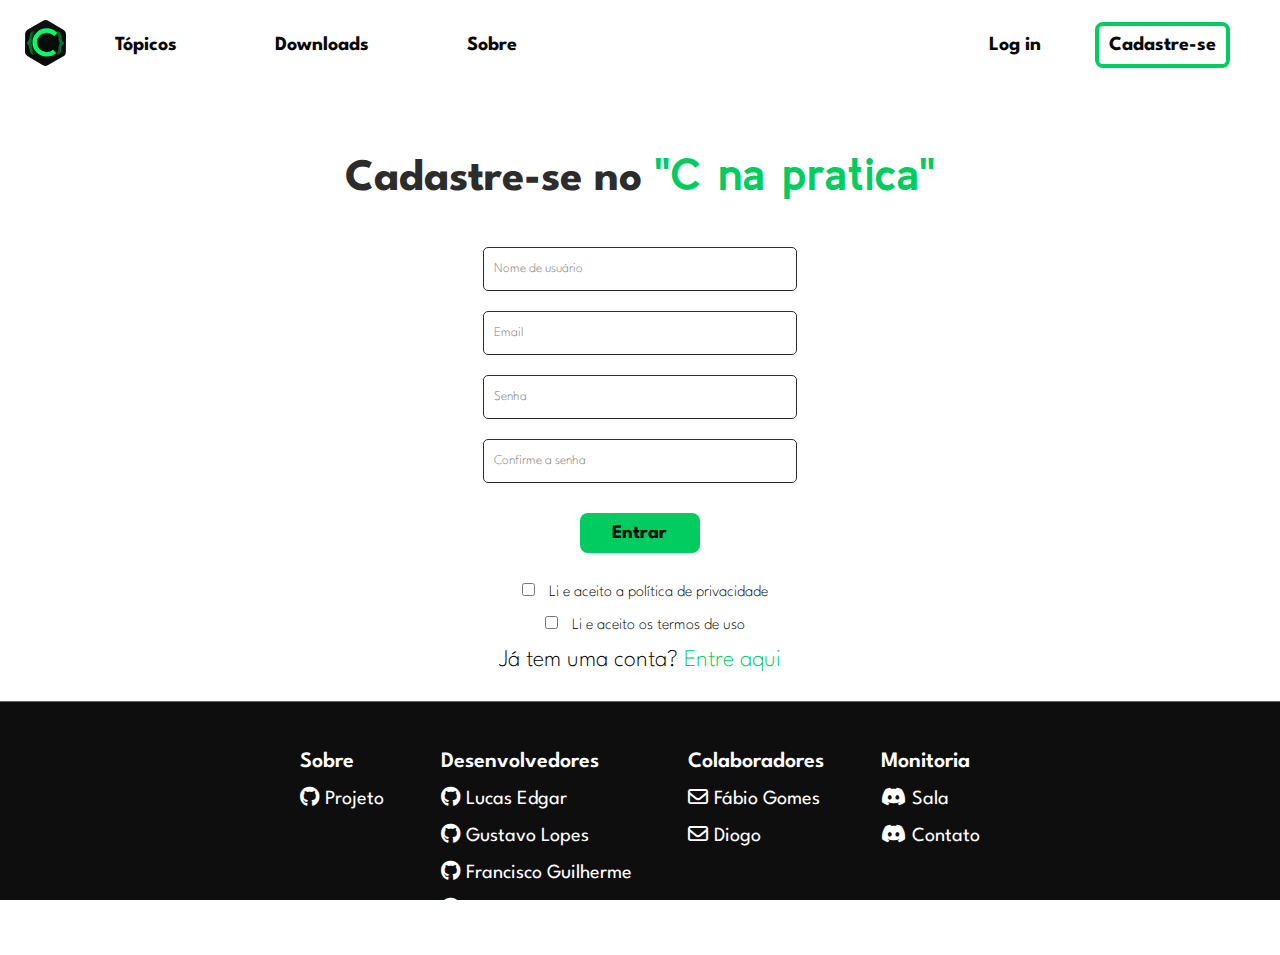
<file: cadastrar.html>
<!DOCTYPE html>
<html lang="pt-br">
<head>
    <meta charset="UTF-8">
    <meta name="viewport" content="width=device-width, initial-scale=1.0">
    <link rel="stylesheet" href="css/style.css">
    <link rel="stylesheet" href="css/login.css">
    <link rel="shortcut icon" href="./imagens/favicon.ico" type="image/x-icon">
    <link rel="stylesheet" href="https://cdnjs.cloudflare.com/ajax/libs/font-awesome/6.7.2/css/all.min.css"
        integrity="sha512-Evv84Mr4kqVGRNSgIGL/F/aIDqQb7xQ2vcrdIwxfjThSH8CSR7PBEakCr51Ck+w+/U6swU2Im1vVX0SVk9ABhg=="
        crossorigin="anonymous" referrerpolicy="no-referrer" />
    <title>C na pratica</title>
</head>
<body>

    <header>
     <nav class="pages">
            <a class="link" id="home" href="./index.html"><img class="smalllogo" src="./img/logo c.svg" alt="foto_c_na_pratica"></a>
            
            <a href="tutoriais.html">Tópicos</a>
            <a href="./downloads.html">Downloads</a>
            <a href="#">Sobre</a>
        </nav>
        <nav id="nav_login">
            <a href="login.html">Log in</a>
            <a href="cadastrar.html" id="login">Cadastre-se</a>
        </nav>
    </header>

    <main>
        <form id="formCadastro" method="post">
            <h2>Cadastre-se no <strong>"C na pratica"</strong></h2>
    
            <input class="text" type="text" id="nome_login" placeholder="Nome de usuário" required>
            <input class="text" type="email" id="email_login" placeholder="Email" required>
            <input class="text" type="password" id="senha_login" placeholder="Senha" required>
            <input class="text" type="password" id="senha_login2" placeholder="Confirme a senha" required>
            <button id="Entra" type="button">Entrar</button>
            <div>
                <input type="checkbox" name="polic_priv" id="polic_priv" required>
                <label for="polic_priv">Li e aceito a política de privacidade</label>
            </div>
            <div>
                <input type="checkbox" name="term_condition" id="term_condition" required>
                <label for="term_condition">Li e aceito os termos de uso</label>
            </div>
            <p>Já tem uma conta? <a href="login.html">Entre aqui</a></p>
        </form>
    </main>

    <div class="rodape">
        <div class="sobre">
            <h3>Sobre</h3>
            <ul>
                <li>
                    <a href="https://github.com/lopesgsl/C-na-pratica" target="_blank">
                        <i class="fab fa-github"></i>
                        <span> Projeto</span>
                    </a>
                </li>
            </ul>
        </div>
        <div class="devs">
            <h3>Desenvolvedores</h3>
            <ul>
                <li>
                    <a href="https://github.com/lukkjkin" target="_blank">
                        <i class="fab fa-github"></i>
                        <span> Lucas Edgar</span>
                    </a>
                </li>
                <li>
                    <a href="https://github.com/lopesgsl" target="_blank">
                        <i class="fab fa-github"></i>
                        <span> Gustavo Lopes</span>
                    </a>
                </li>
                <li>
                    <a href="https://github.com/GuiFG09" target="_blank">
                        <i class="fab fa-github"></i>
                        <span> Francisco Guilherme </span>
                    </a>
                </li>
                <li>
                    <a href="https://github.com/Soares771" target="_blank">
                        <i class="fab fa-github"></i>
                        <span> Gledson Soares</span>
                    </a>
                </li>
            </ul>
        </div>
        <div class="colab">
            <h3>Colaboradores</h3>
            <ul>
                <li>
                    <a href="http://lattes.cnpq.br/5180935741320141" target="_blank">
                        <i class="far fa-envelope"></i>
                        <span> Fábio Gomes</span>
                    </a>
                </li>
                <li>
                    <a href="http://lattes.cnpq.br/2745996619940977" target="_blank">
                        <i class="far fa-envelope"></i>
                        <span> Diogo</span>
                    </a>
                </li>
            </ul>
        </div>
        <div class="monitoria">
            <h3>Monitoria</h3>
            <ul>
                <li>
                    <a href="https://discord.gg/RR6NBqr5UU" target="_blank">
                        <i class="fab fa-discord"></i>
                        <span> Sala</span>
                    </a>
                </li>
                <li>
                    <a href="#">
                        <i class="fab fa-discord"></i>
                        <span> Contato</span>
                    </a>
                </li>
            </ul>
        </div>
</div>
<script src="script/cadastro.js"></script>
</body>
</html>
</file>
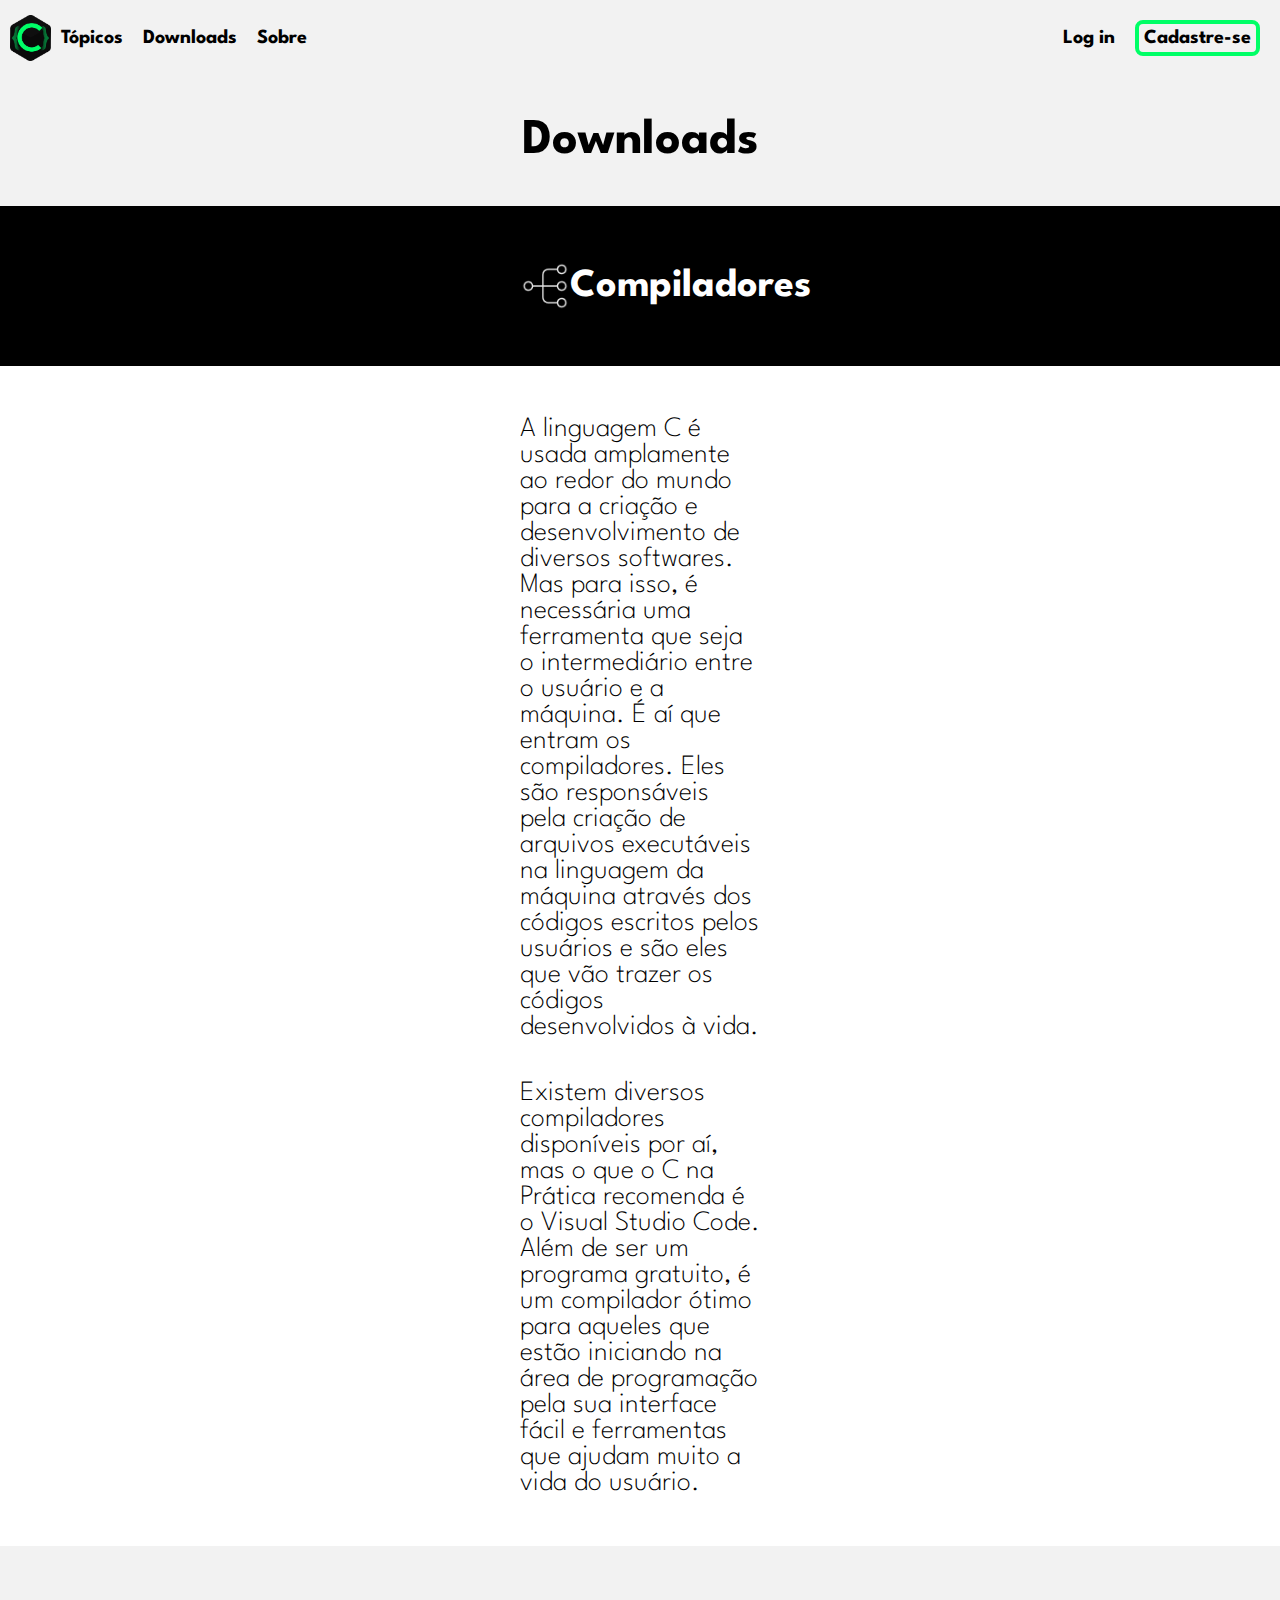
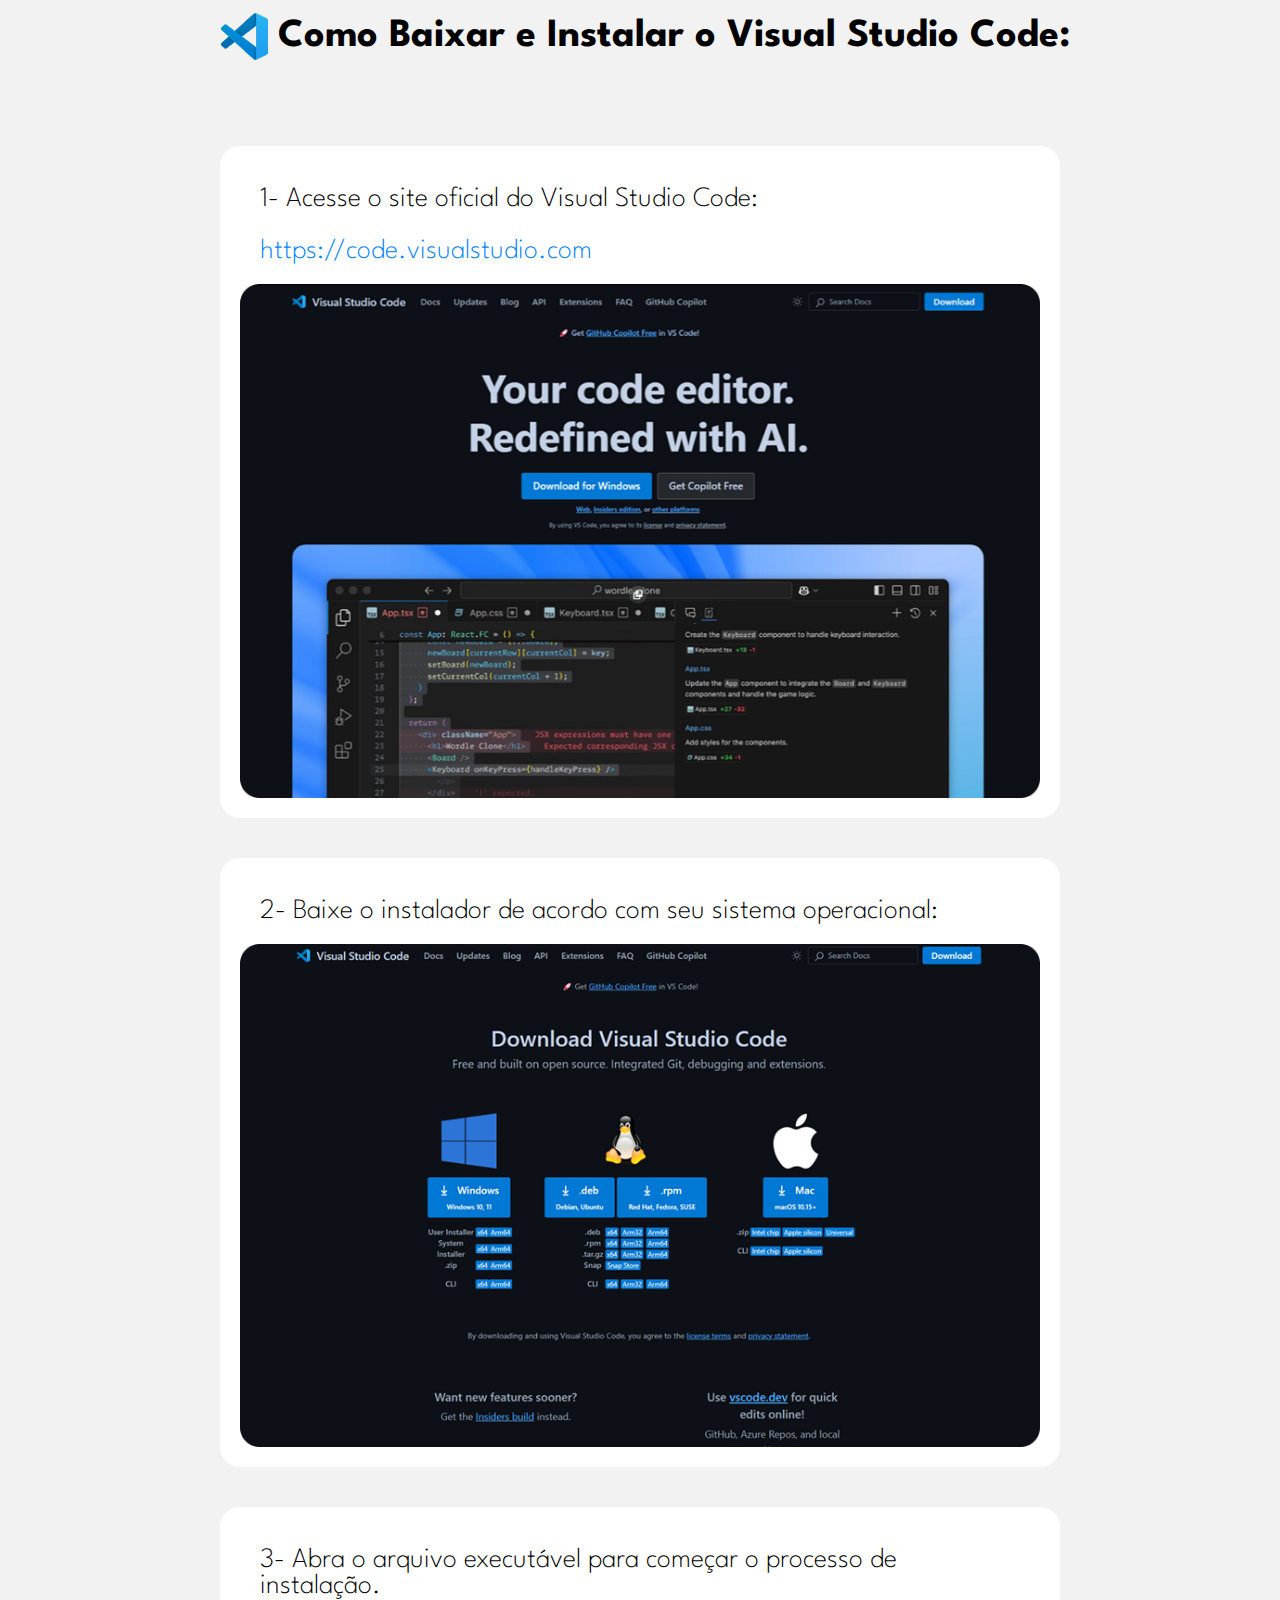
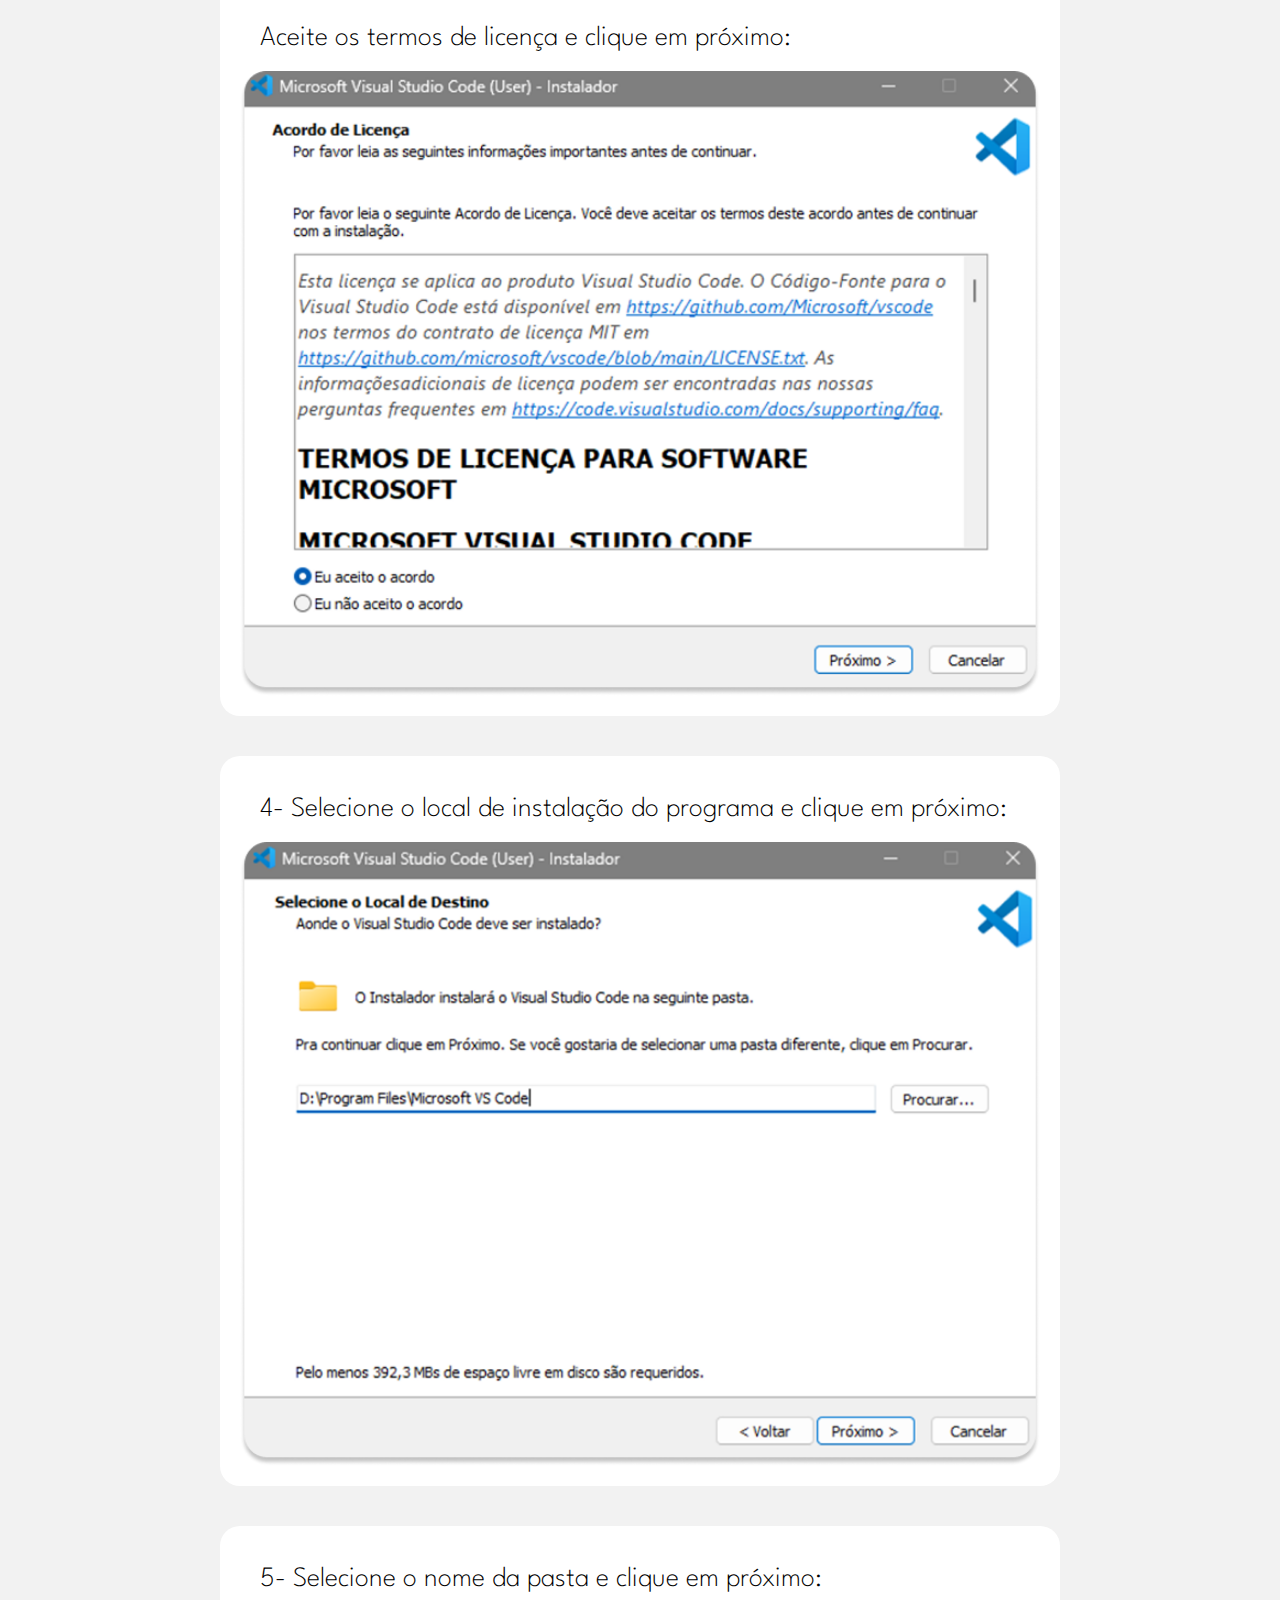
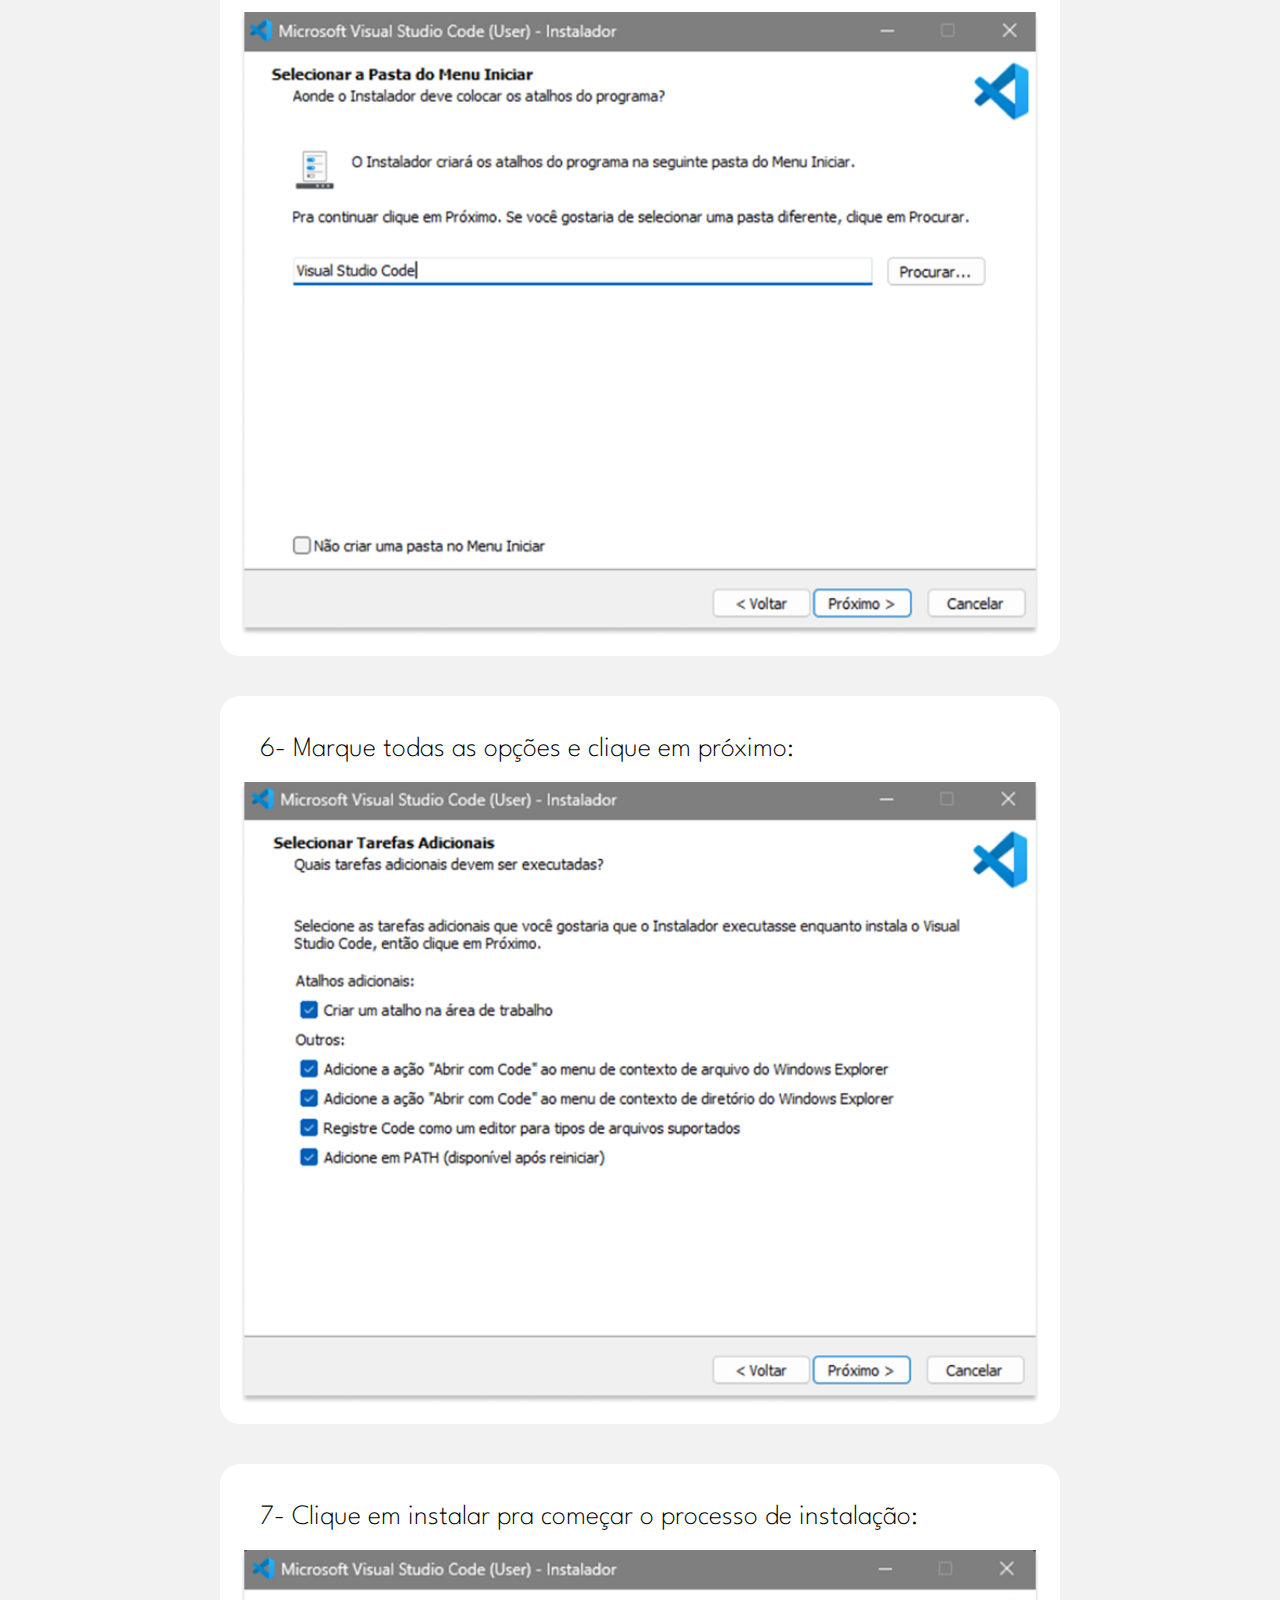
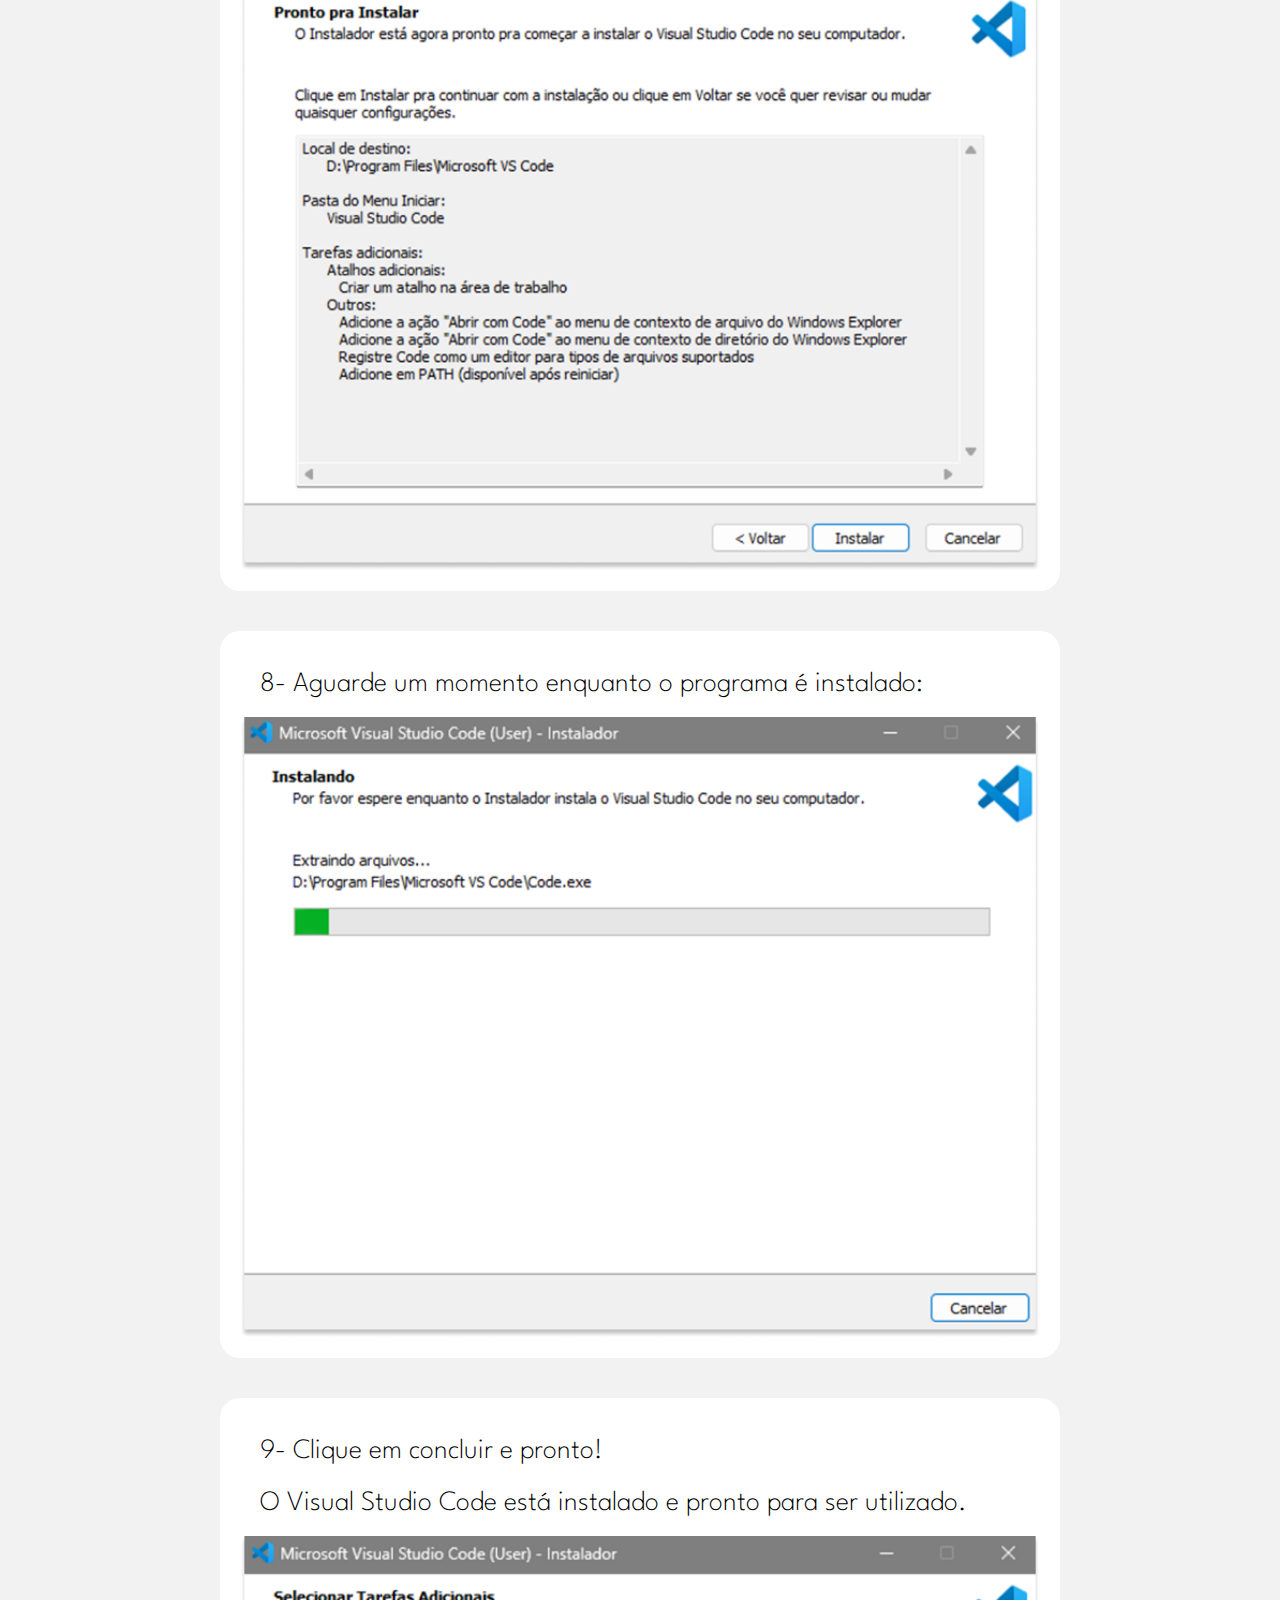
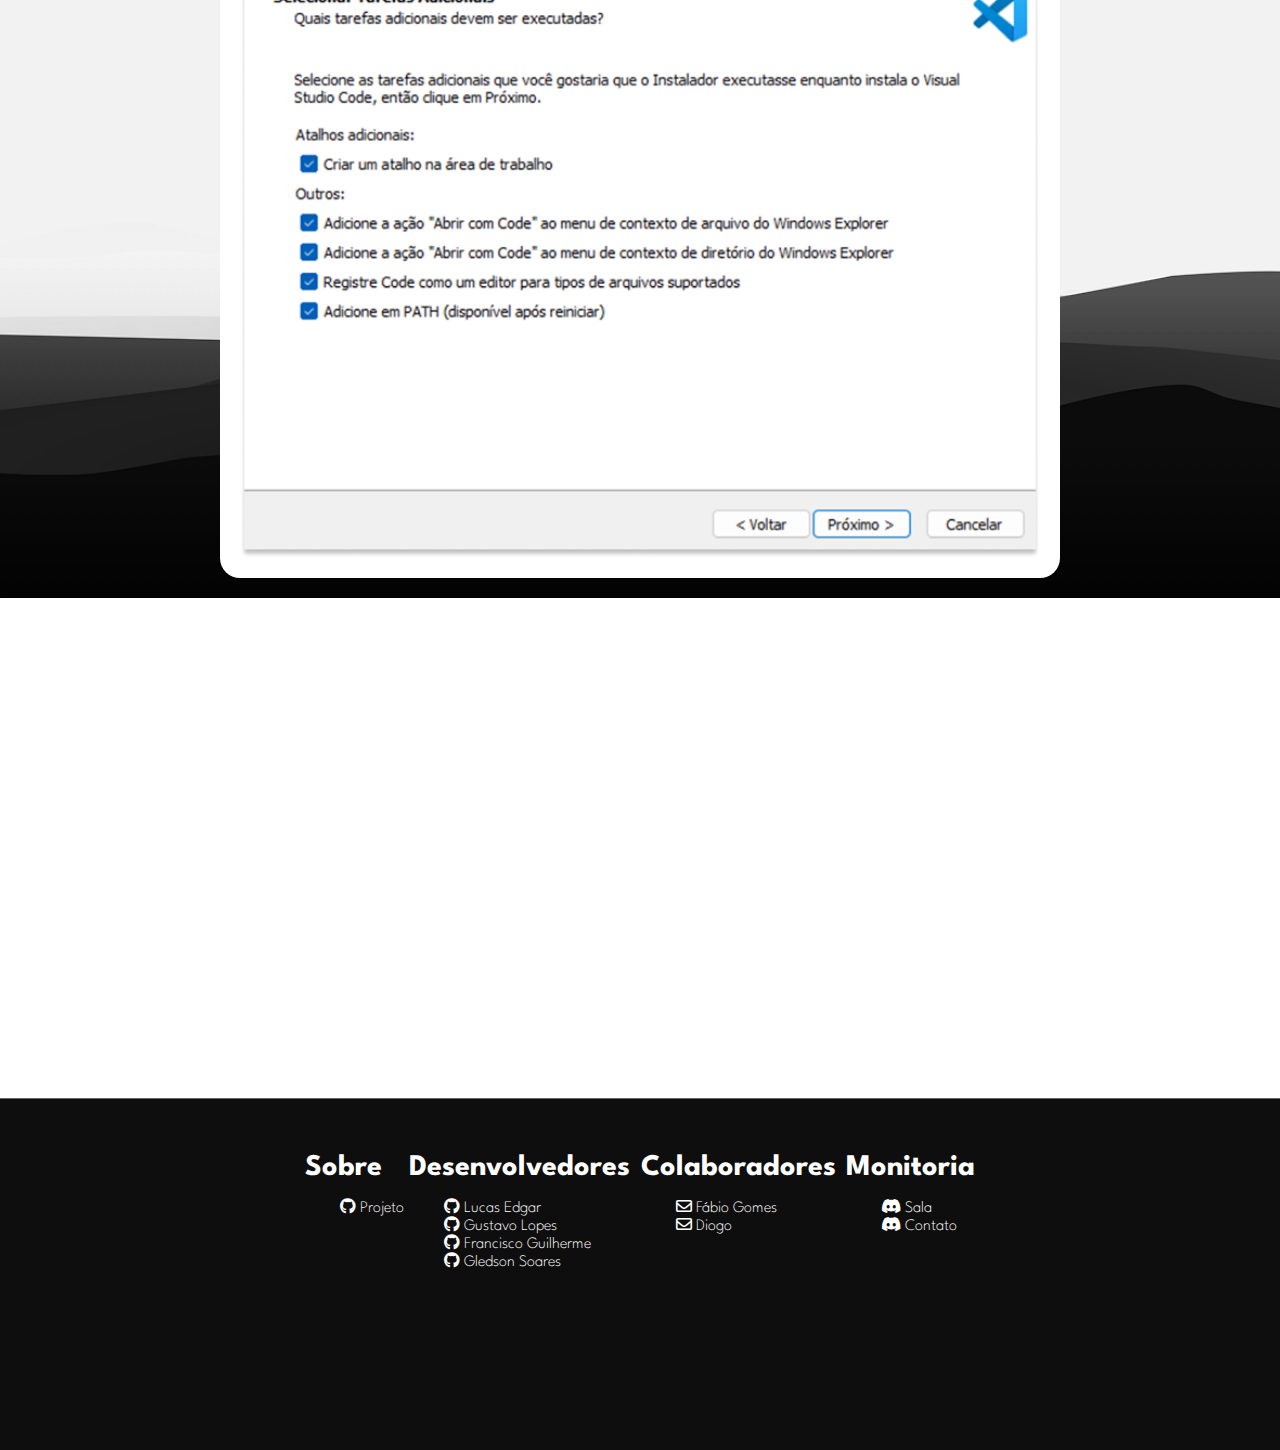
<file: downloads.html>
<!DOCTYPE html>
<html lang="pt-br">
<head>
    <meta charset="UTF-8">
    <meta name="viewport" content="width=device-width, initial-scale=1.0">
    <link rel="stylesheet" href="estilos/downloads.css">
    <link rel="shortcut icon" href="./imagens/favicon.ico" type="image/x-icon">
    <link rel="stylesheet" href="https://cdnjs.cloudflare.com/ajax/libs/font-awesome/6.7.2/css/all.min.css" integrity="sha512-Evv84Mr4kqVGRNSgIGL/F/aIDqQb7xQ2vcrdIwxfjThSH8CSR7PBEakCr51Ck+w+/U6swU2Im1vVX0SVk9ABhg==" crossorigin="anonymous" referrerpolicy="no-referrer" />
    <title>C na Pratica</title>
</head>
<body>
    <header>
        <nav>
        <a href="index.html" id="home"><img src="imagens/logo site em C 1.png" alt="foto_c_na_pratica"></a>
        
            <a href="tutoriais.html">Tópicos</a>
            <a href="/downloads.html">Downloads</a>
            <a href="#">Sobre</a>
        </nav>
        <nav id="nav_login">
            <a href="#">Log in</a>
            <a href="#" id="login">Cadastre-se</a>
        </nav>
    </header>
    <main>
        <section id="title">
            <h2>Downloads</h2>
        </section>
        <section id="intro">
            <img src="/imagens/compilador.png" alt="icon_compilador">
             <h2>Compiladores</h2>
        </section>
        <aside id="aside_explicativo">
            <article>
                <p>A linguagem C é usada amplamente ao redor do mundo para a criação e desenvolvimento de  diversos softwares. Mas para isso, é necessária uma ferramenta que seja o intermediário entre  o usuário e a máquina. É aí que entram os compiladores. Eles são responsáveis pela criação de  arquivos executáveis na linguagem da máquina através dos códigos escritos pelos usuários e  são eles que vão trazer os códigos desenvolvidos à vida.</p>
                
                <p>Existem diversos compiladores disponíveis por aí, mas o que o C na Prática recomenda é o  Visual Studio Code. Além de ser um programa gratuito, é um compilador ótimo para aqueles  que estão iniciando na área de programação pela sua interface fácil e ferramentas que ajudam  muito a vida do usuário.</p>
            </article>
        </aside>
        <section id="tutorial_title">
            <img src="/imagens/vsc_icon.png" alt="vscode-icon">
            <h2>Como Baixar e Instalar o Visual Studio Code:</h2>          
        </section>
        <aside id="aside_tutorial">
            <div>
                <p>1-    Acesse o site oficial do Visual Studio Code:  
                    <br>
                    <br>
                    <a href="https://code.visualstudio.com">https://code.visualstudio.com</a>
                </p>
                <img src="/imagens/tutorial_1.png" alt="tutorial_1">
            </div>
            <div>
                <p>2-    Baixe o instalador de acordo com seu sistema operacional:
                </p>
                <img src="/imagens/tutorial_2.png" alt="tutorial_2">
            </div>
            <div>
                <p>3-    Abra o arquivo executável para começar o processo de instalação.
                    <br>
                    <br>
                    Aceite os termos de licença e clique em próximo:      
                </p>
                <img src="/imagens/tutorial_3.png" alt="tutorial_3">
            </div>
            <div>
                <p>4-    Selecione o local de instalação do programa e clique em próximo:
                </p>
                <img src="/imagens/tutorial_4.png" alt="tutorial_4">
            </div>
            <div>
                <p>5-    Selecione o nome da pasta e clique em próximo:
                </p>
                <img src="/imagens/tutorial_5.png" alt="tutorial_5">
            </div>
            <div>
                <p>6-    Marque todas as opções e clique em próximo:
                </p>
                <img src="/imagens/tutorial_6.png" alt="tutorial_6">
            </div>
            <div>
                <p>7-    Clique em instalar pra começar o processo de instalação:
                </p>
                <img src="/imagens/tutorial_7.png" alt="tutorial_7">
            </div>
            <div>
                <p>8-    Aguarde um momento enquanto o programa é instalado:
                </p>
                <img src="/imagens/tutorial_8.png" alt="tutorial_8">
            </div>
            <div>
                <p>9-    Clique em concluir e pronto! 
                    <br>
                    <br>
                    O Visual Studio Code está instalado e pronto para ser utilizado.            
                </p>
                <img src="/imagens/tutorial_6.png" alt="tutorial_6">
            </div>
        </aside>

    </main>        
    <footer>
        <div class="rodape">
            <div class="sobre">
                <h3>Sobre</h3>
                <ul>
                    <li>
                        <a href="https://github.com/lopesgsl/C-na-pratica" target="_blank">
                            <i class="fab fa-github"></i>
                            <span> Projeto</span>
                        </a>
                    </li>
                </ul>
            </div>
            <div class="devs">
                <h3>Desenvolvedores</h3>
                <ul>
                    <li>
                        <a href="https://github.com/lukkjkin" target="_blank">
                            <i class="fab fa-github"></i>
                            <span> Lucas Edgar</span>
                        </a>
                    </li>
                    <li>
                        <a href="https://github.com/lopesgsl" target="_blank">
                            <i class="fab fa-github"></i>
                            <span> Gustavo Lopes</span>
                        </a>
                    </li>
                    <li>
                        <a href="https://github.com/GuiFG09" target="_blank">
                            <i class="fab fa-github"></i>
                            <span> Francisco Guilherme </span>
                        </a>
                    </li>
                    <li>
                        <a href="https://github.com/Soares771" target="_blank">
                            <i class="fab fa-github"></i>
                            <span> Gledson Soares</span>
                        </a>
                    </li>
                </ul>
            </div>
            <div class="colab">
                <h3>Colaboradores</h3>
                <ul>
                    <li>
                        <a href="http://lattes.cnpq.br/5180935741320141" target="_blank">
                            <i class="far fa-envelope"></i>
                            <span> Fábio Gomes</span>
                        </a>
                    </li>
                    <li>
                        <a href="http://lattes.cnpq.br/2745996619940977" target="_blank">
                            <i class="far fa-envelope"></i>
                            <span> Diogo</span>
                        </a>
                    </li>
                </ul>
            </div>
            <div class="monitoria">
                <h3>Monitoria</h3>
                <ul>
                    <li>
                        <a href="https://discord.gg/getXWCf5" target="_blank">
                            <i class="fab fa-discord"></i>
                            <span> Sala</span>
                        </a>
                    </li>
                    <li>
                        <a href="#">
                            <i class="fab fa-discord"></i>
                            <span> Contato</span>
                        </a>
                    </li>
                </ul>
            </div>
        </div>
    </footer>
</html>
</file>
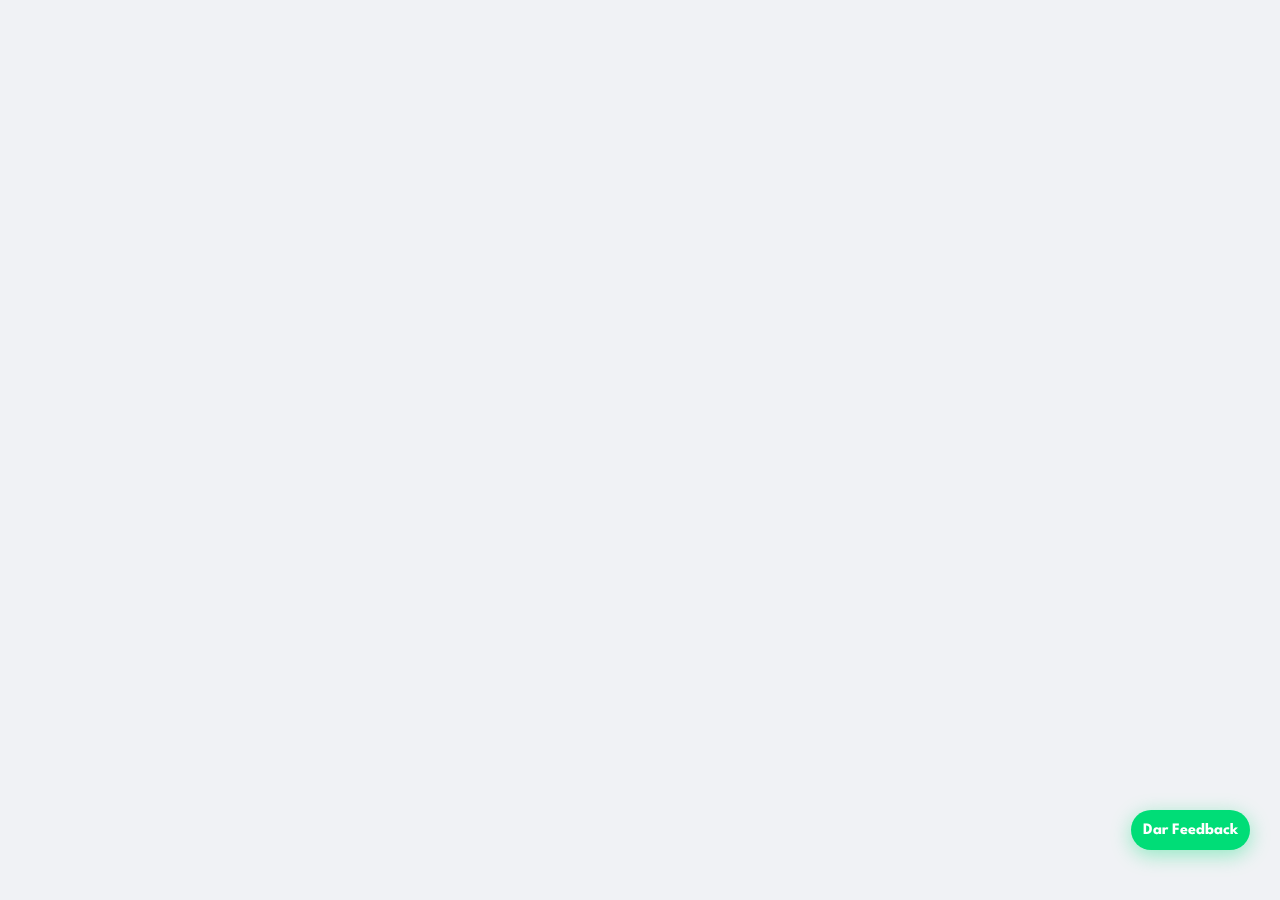
<file: feedback.html>
<!DOCTYPE html>
<html lang="pt-br">
<head>
    <meta charset="UTF-8">
    <meta name="viewport" content="width=device-width, initial-scale=1.0">
    <link rel="stylesheet" href="css/style.css">
    <link rel="stylesheet" href="css/feedback.css">
    <link rel="stylesheet" href="https://fonts.googleapis.com/icon?family=Material+Symbols+Outlined">
    <title>feedback</title>
</head>
<body>

     <button id="btn-abrir-modal">Dar Feedback</button>

    <div id="modal-feedback" class="modal">
        <div class="modal-conteudo">
            <div id="feedback-wrapper">
                <!-- O conteúdo (formulário ou obrigado) será injetado aqui -->
            </div>
        </div>
    </div>

    <script src="script/feedback.js"></script>
</body>
</html>
</file>
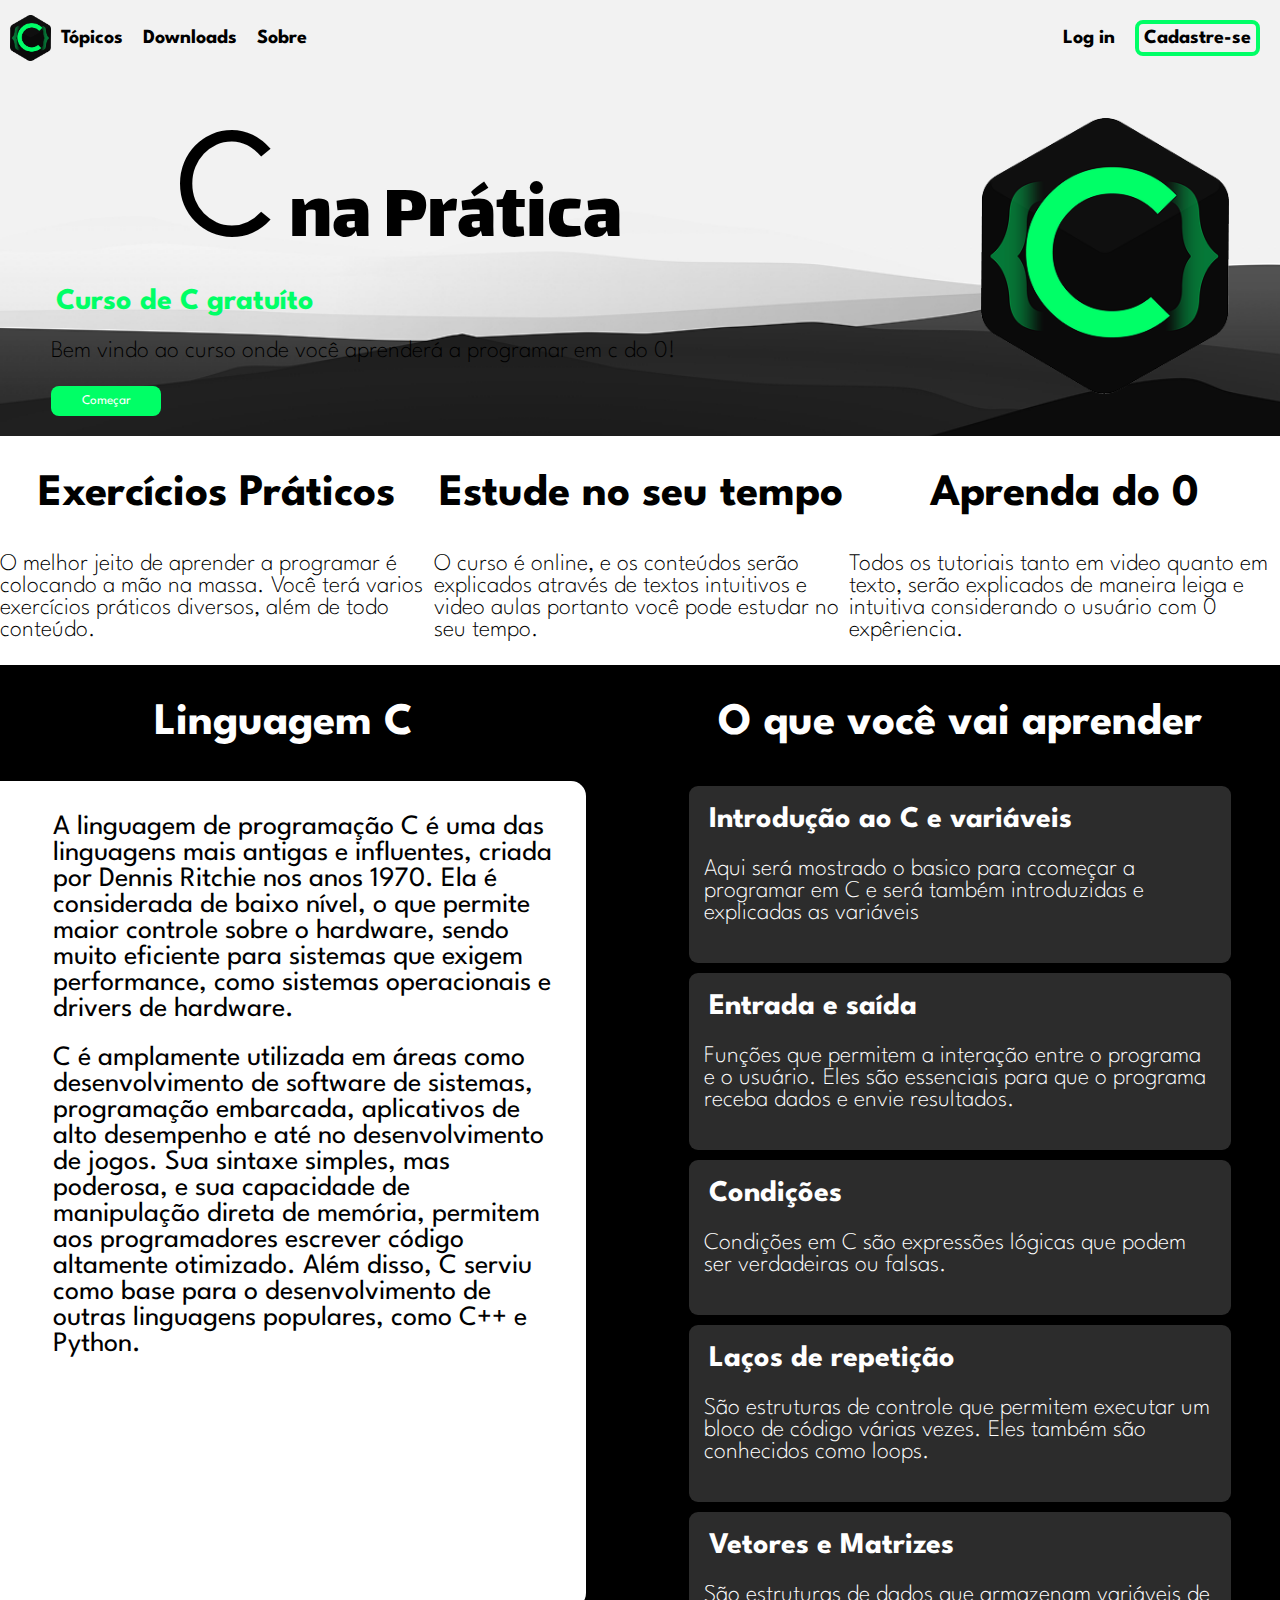
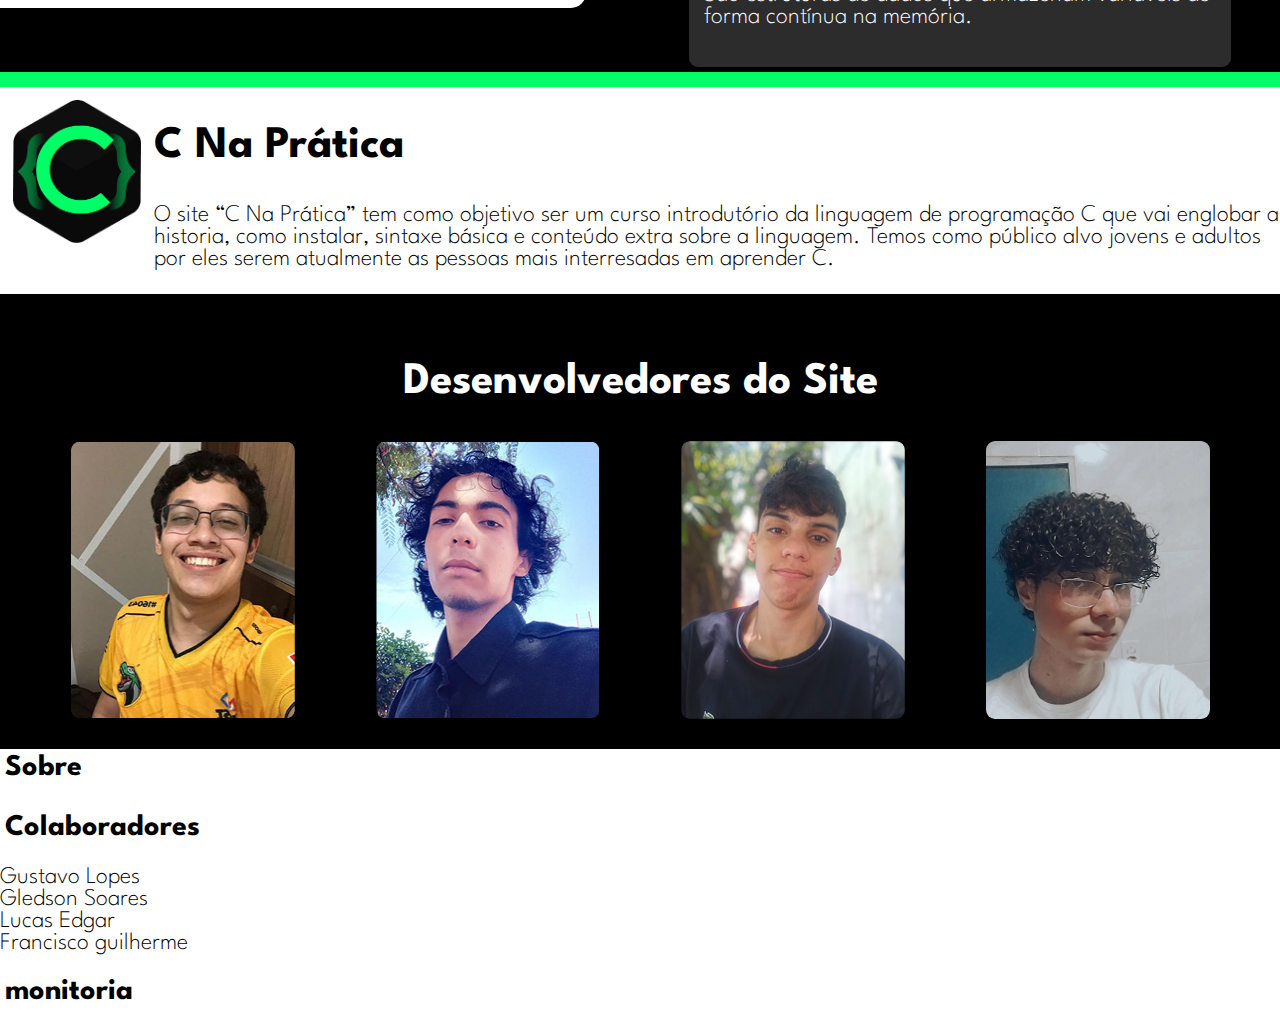
<file: home.html>
<!DOCTYPE html>
<html lang="pt-br">
<head>
    <meta charset="UTF-8">
    <meta name="viewport" content="width=device-width, initial-scale=1.0">
    <link rel="stylesheet" href="estilos/style.css">
    <title>C na Pratica</title>
</head>
<body>
    <header>
        <nav>
        <img src="imagens/logo site em C 1.png" alt="foto_c_na_pratica">
        
            <a href="#">Tópicos</a>
            <a href="/downloads.html">Downloads</a>
            <a href="#">Sobre</a>
        </nav>
        <nav id="nav_login">
            <a href="#">Log in</a>
            <a href="#" id="login">Cadastre-se</a>
        </nav>
    </header>
    <main>
        <section id="intro">
            <div>
                <h1><strong>C</strong> na Prática</h1>
                <h3>Curso de C gratuíto</h3>
                <p>Bem vindo ao curso  onde você aprenderá a programar em c do 0!</p>
                <button>Começar</button>
            </div>
            <img src="imagens/logo site em C 1.png" alt="Logo_c_na_pratica">
        </section>
        <aside id="aside_explicativo">
            <div>
                <h2>Exercícios Práticos</h2>
                <p>O melhor jeito de aprender
                    a programar é colocando a
                    mão na massa. Você terá
                    varios exercícios práticos
                    diversos, além de todo
                    conteúdo.</p>
            </div>
            <div>
                <h2>Estude no seu tempo</h2>
                <p>O curso é online, e os
                    conteúdos serão explicados
                    através de textos intuitivos e
                    video aulas portanto você pode
                    estudar no seu tempo.</p>
            </div>
            <div>
                <h2>Aprenda do 0</h2>
                <p>Todos os tutoriais  tanto em
                    video quanto em texto, serão
                    explicados de maneira leiga
                    e intuitiva considerando o
                    usuário com 0 expêriencia.</p>
            </div>
        </aside>
        <section id="historia">
            <div>
                <h2>Linguagem C</h2>
                <article>
                <p>A linguagem de programação C é uma das linguagens mais antigas e influentes, criada por Dennis Ritchie nos anos 1970. Ela é considerada de baixo nível, o que permite maior controle sobre o hardware, sendo muito eficiente para sistemas que exigem performance, como sistemas operacionais e drivers de hardware.</p>

                <p>C é amplamente utilizada em áreas como desenvolvimento de software de sistemas, programação embarcada, aplicativos de alto desempenho e até no desenvolvimento de jogos. Sua sintaxe simples, mas poderosa, e sua capacidade de manipulação direta de memória, permitem aos programadores escrever código altamente otimizado. Além disso, C serviu como base para o desenvolvimento de outras linguagens populares, como C++ e Python.</p>
            </article>
            </div>

            <aside id="aside_topicos">
                <h2>O que você vai aprender</h2>
                <div>
                    <h3>Introdução ao C e variáveis</h3>
                    <p>Aqui será mostrado o basico para ccomeçar a programar em C e será também introduzidas e explicadas as variáveis</p>
                </div>
                <div>
                    <h3>Entrada e saída</h3>
                    <p>Funções que permitem a interação entre o programa e o usuário. Eles são essenciais para que o programa receba dados e envie resultados.
                    </p>
                </div>
                <div>
                    <h3>Condições</h3>
                    <p>Condições em C são expressões lógicas que podem ser verdadeiras ou falsas.</p>
                </div>
                <div>
                    <h3>Laços de repetição</h3>
                    <p>São estruturas de controle que permitem executar um bloco de código várias vezes. Eles também são conhecidos como loops. </p>
                </div>
                <div>
                    <h3>Vetores e Matrizes</h3>
                    <p>São estruturas de dados que armazenam variáveis de forma contínua na memória.</p>
                </div>
            </aside>
        </section>
        <div id="faixa_verde"></div>
        <section id="marca">
            <img src="imagens/logo site em C 1.png" alt="Logo_c_na_pratica">
            <div>
                <h2>C Na Prática</h2>
                <p>O site “C Na Prática” tem como objetivo ser um curso introdutório da linguagem de programação C que vai englobar a historia, como instalar, sintaxe básica e conteúdo extra sobre a linguagem. Temos como público alvo jovens e adultos por eles serem atualmente as pessoas mais interresadas em aprender C.</p>
            </div>
        </section>
        <section id="devs">
            <div>
                <h2>Desenvolvedores do Site</h2>
                <div id="imgs">
                    <img src="imagens/gustavo.png" alt="foto_gustavo">
                    <img src="imagens/lucas.png" alt="foto_lucas">
                    <img src="imagens/guilherme.png" alt="foto_guilherme">
                    <img src="imagens/gledson.png" alt="foto_gledson">
                </div>
            </div>
        </section>
    </main>
    <footer>
        <div>
            <h3>Sobre</h3>
            <a href="#">Projeto</a>
        </div>
        <div>
            <h3>Colaboradores</h3>
            <p>
                Gustavo Lopes <br>
                Gledson Soares <br>
                Lucas Edgar <br>
                Francisco guilherme
            </p>
        </div>
        <div>
            <h3>monitoria</h3>
            <a href="#">Sala</a>
        </div>
    </footer>
</body>
</html>
</file>
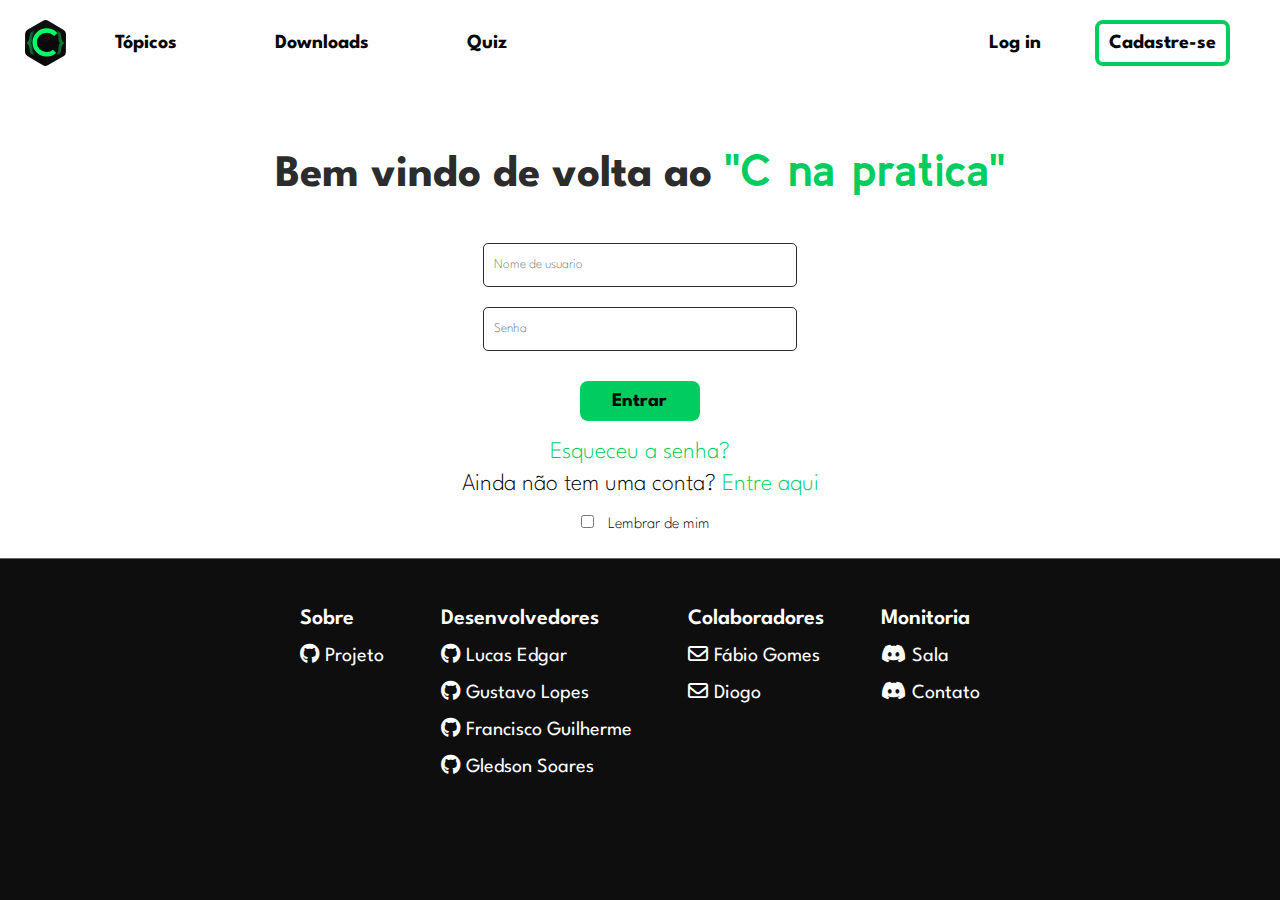
<file: login.html>
<!DOCTYPE html>
<html lang="pt-br">
<head>
    <meta charset="UTF-8">
    <meta name="viewport" content="width=device-width, initial-scale=1.0">
    <link rel="stylesheet" href="css/style.css">
    <link rel="stylesheet" href="css/login.css">
    <link rel="shortcut icon" href="./imagens/favicon.ico" type="image/x-icon">
    <link rel="stylesheet" href="https://cdnjs.cloudflare.com/ajax/libs/font-awesome/6.7.2/css/all.min.css"
        integrity="sha512-Evv84Mr4kqVGRNSgIGL/F/aIDqQb7xQ2vcrdIwxfjThSH8CSR7PBEakCr51Ck+w+/U6swU2Im1vVX0SVk9ABhg=="
        crossorigin="anonymous" referrerpolicy="no-referrer" />
    <title>C na pratica</title>
</head>
<body>
   <header>
        <nav class="pages">
            <img class="smalllogo" src="./img/logo c.svg" alt="foto_c_na_pratica">

            <a href="tutoriais.html" class="requer-login">Tópicos</a>
            <a href="./downloads.html">Downloads</a>
            <a href="quiz.html" class="requer-login">Quiz</a>
        </nav>
        <nav id="nav_perfil">
            <a href="perfil.html" class="nav-link">
                <svg xmlns="http://www.w3.org/2000/svg" width="30" height="30" fill="rgb(60, 60, 60)" class="perfil" viewBox="0 0 16 16">
                    <path d="M11 6a3 3 0 1 1-6 0 3 3 0 0 1 6 0"/>
                    <path fill-rule="nonzero" d="M0 8a8 8 0 1 1 16 0A8 8 0 0 1 0 8m8-7a7 7 0 0 0-5.468 11.37C3.242 11.226 4.805 10 8 10s4.757 1.225 5.468 2.37A7 7 0 0 0 8 1"/>
                </svg>
            </a>
            <button id="logout">
                <span class="material-symbols-outlined">logout</span>
            </button>
        </nav>
        <nav id="nav_login">
            <a href="login.html">Log in</a>
            <a href="cadastrar.html" id="login">Cadastre-se</a>
        </nav>
    </header>
    <main>
        <form id="formLogin" method="post">
            <h2>Bem vindo de volta ao <strong>"C na pratica"</strong></h2>
    
            <input class="text" type="text" name="nome_login" id="nome_login" placeholder="Nome de usuario" required>
            <input class="text" type="password" name="senha_login" id="senha_login" placeholder="Senha" required>
            <button id="entrar" type="submit">Entrar</button>
            <a href="#">Esqueceu a senha?</a>
            <p>Ainda não tem uma conta? <a href="cadastrar.html">Entre aqui</a></p>
            <div>
                <input type="checkbox" name="lembrar" id="lembrar">
                <label for="lembrar">Lembrar de mim</label>
            </div>
        </form>
    </main>

    <div class="rodape">
        <div class="sobre">
            <h3>Sobre</h3>
            <ul>
                <li>
                    <a href="https://github.com/lopesgsl/C-na-pratica" target="_blank">
                        <i class="fab fa-github"></i>
                        <span> Projeto</span>
                    </a>
                </li>
            </ul>
        </div>
        <div class="devs">
            <h3>Desenvolvedores</h3>
            <ul>
                <li>
                    <a href="https://github.com/lukkjkin" target="_blank">
                        <i class="fab fa-github"></i>
                        <span> Lucas Edgar</span>
                    </a>
                </li>
                <li>
                    <a href="https://github.com/lopesgsl" target="_blank">
                        <i class="fab fa-github"></i>
                        <span> Gustavo Lopes</span>
                    </a>
                </li>
                <li>
                    <a href="https://github.com/GuiFG09" target="_blank">
                        <i class="fab fa-github"></i>
                        <span> Francisco Guilherme </span>
                    </a>
                </li>
                <li>
                    <a href="https://github.com/Soares771" target="_blank">
                        <i class="fab fa-github"></i>
                        <span> Gledson Soares</span>
                    </a>
                </li>
            </ul>
        </div>
        <div class="colab">
            <h3>Colaboradores</h3>
            <ul>
                <li>
                    <a href="http://lattes.cnpq.br/5180935741320141" target="_blank">
                        <i class="far fa-envelope"></i>
                        <span> Fábio Gomes</span>
                    </a>
                </li>
                <li>
                    <a href="http://lattes.cnpq.br/2745996619940977" target="_blank">
                        <i class="far fa-envelope"></i>
                        <span> Diogo</span>
                    </a>
                </li>
            </ul>
        </div>
        <div class="monitoria">
            <h3>Monitoria</h3>
            <ul>
                <li>
                    <a href="https://discord.gg/RR6NBqr5UU" target="_blank">
                        <i class="fab fa-discord"></i>
                        <span> Sala</span>
                    </a>
                </li>
                <li>
                    <a href="#">
                        <i class="fab fa-discord"></i>
                        <span> Contato</span>
                    </a>
                </li>
            </ul>
        </div>
</div>
<script src="script/login.js"></script>
</body>
</html>
</file>
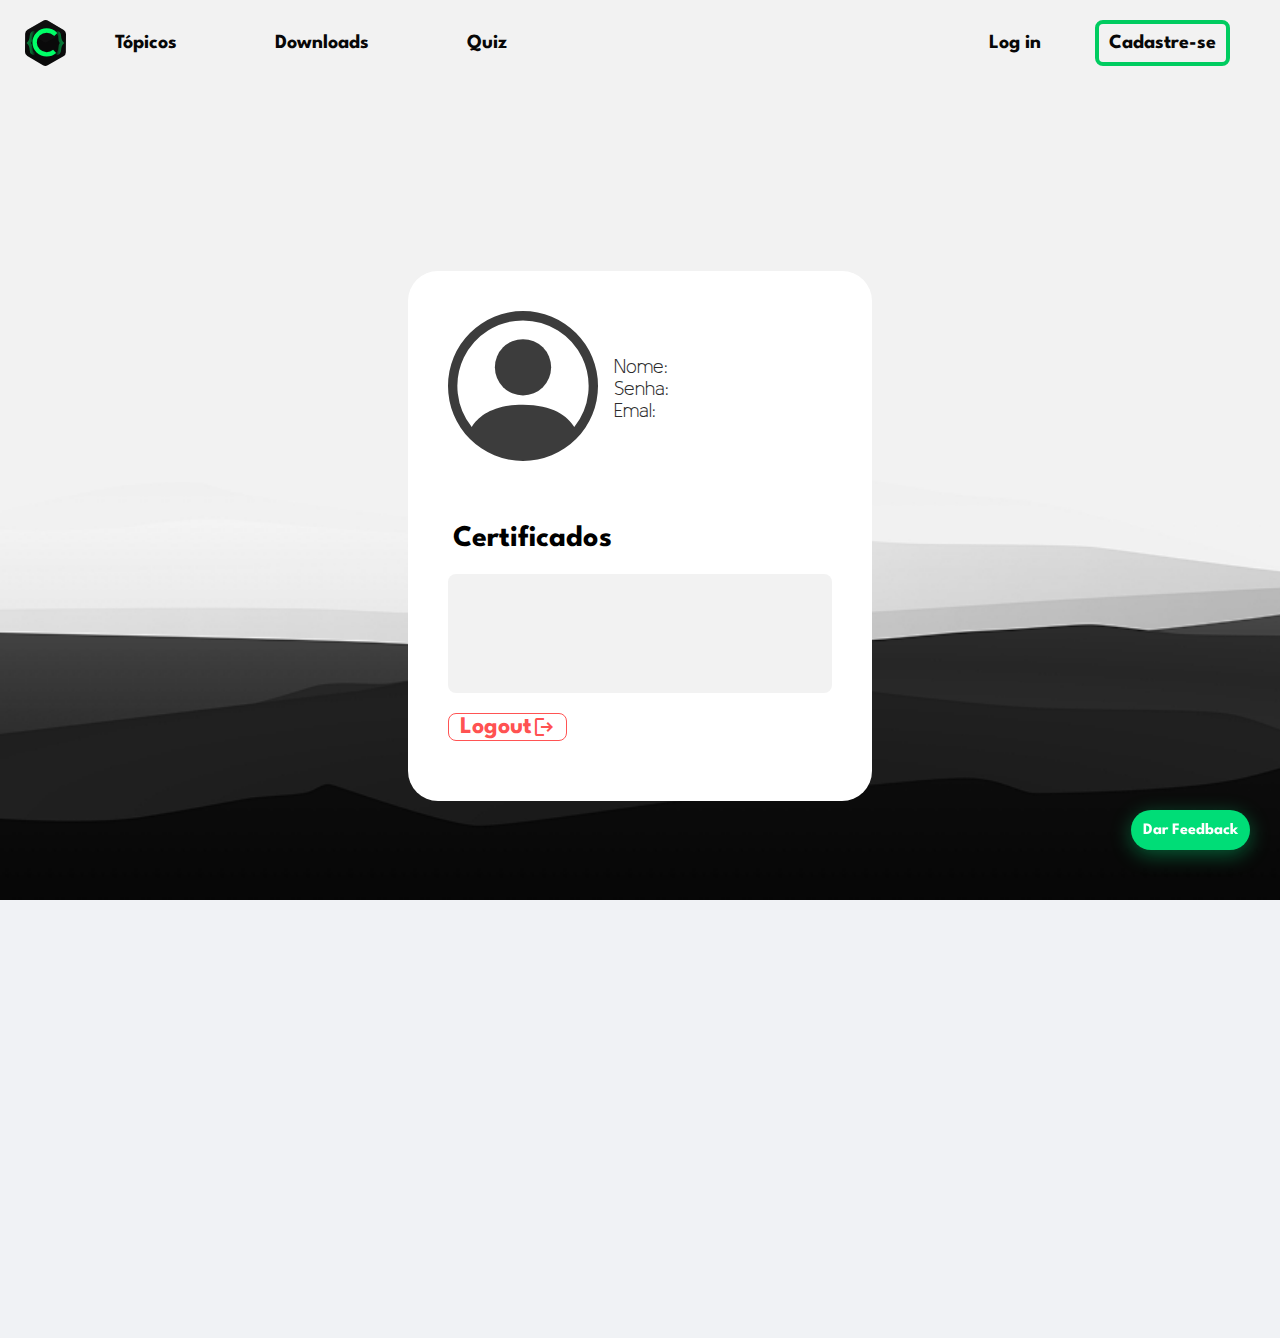
<file: perfil.html>
<!DOCTYPE html>
<html lang="pt-br">
<head>
    <meta charset="UTF-8">
    <meta name="viewport" content="width=device-width, initial-scale=1.0">
    <link rel="shortcut icon" href="./imagens/favicon.ico" type="image/x-icon">
    <link rel="stylesheet" href="css/feedback.css">
    <link rel="stylesheet" href="css/style.css">
    <link rel="stylesheet" href="css/perfil.css">
    <link rel="stylesheet" href="https://fonts.googleapis.com/css2?family=Material+Symbols+Outlined:opsz,wght,FILL,GRAD@20..48,100..700,0..1,-50..200&icon_names=logout" />
    <link rel="stylesheet" href="https://cdnjs.cloudflare.com/ajax/libs/font-awesome/6.7.2/css/all.min.css"
        integrity="sha512-Evv84Mr4kqVGRNSgIGL/F/aIDqQb7xQ2vcrdIwxfjThSH8CSR7PBEakCr51Ck+w+/U6swU2Im1vVX0SVk9ABhg=="
        crossorigin="anonymous" referrerpolicy="no-referrer" />
    <title>C na Prática</title>
</head>
<body>
     <header>
        <nav class="pages">
            <img class="smalllogo" src="./img/logo c.svg" alt="foto_c_na_pratica">

            <a href="tutoriais.html" class="requer-login">Tópicos</a>
            <a href="./downloads.html">Downloads</a>
            <a href="quiz.html" class="requer-login">Quiz</a>
        </nav>
        <nav id="nav_perfil">
            <a href="perfil.html" class="nav-link">
                <svg xmlns="http://www.w3.org/2000/svg" width="30" height="30" fill="rgb(60, 60, 60)" class="perfil" viewBox="0 0 16 16">
                    <path d="M11 6a3 3 0 1 1-6 0 3 3 0 0 1 6 0"/>
                    <path fill-rule="nonzero" d="M0 8a8 8 0 1 1 16 0A8 8 0 0 1 0 8m8-7a7 7 0 0 0-5.468 11.37C3.242 11.226 4.805 10 8 10s4.757 1.225 5.468 2.37A7 7 0 0 0 8 1"/>
                </svg>
            </a>
            <button id="logout">
                <span class="material-symbols-outlined">logout</span>
            </button>
        </nav>
        <nav id="nav_login">
            <a href="login.html">Log in</a>
            <a href="cadastrar.html" id="login">Cadastre-se</a>
        </nav>
    </header>
     <!--Feedback-->
    <button id="btn-abrir-modal">Dar Feedback</button>
    <main>
        <div id="perfil_container">
            <div id="infor_container">
                <div id="icon_perfil">
                    <svg xmlns="http://www.w3.org/2000/svg" width="150" height="150" fill="rgb(60, 60, 60)" class="perfil" viewBox="0 0 16 16">
                        <path d="M11 6a3 3 0 1 1-6 0 3 3 0 0 1 6 0"/>
                        <path fill-rule="nonzero" d="M0 8a8 8 0 1 1 16 0A8 8 0 0 1 0 8m8-7a7 7 0 0 0-5.468 11.37C3.242 11.226 4.805 10 8 10s4.757 1.225 5.468 2.37A7 7 0 0 0 8 1"/>
                    </svg>
                </div>
                <div id="perfil_info">
                    <ul>
                        <li>Nome: <p id="nome_perfil"></p></li>
                        <li>Senha: <p id="senha_perfil"></p></li>
                        <li>Emal: <p id="email_perfil"></p></li>
                    </ul>
                </div>
            </div>
            <div id="end_container">
                <h3>Certificados</h3>
                <div id="certificados_container">
                </div>
                <button class="logout">
                    <p>Logout</p>
                    <span class="material-symbols-outlined">logout</span>
                </button>
            </div>
        </div>
    </main>


    <div class="rodape">
        <div class="sobre">
            <h3>Sobre</h3>
            <ul>
                <li>
                    <a href="https://github.com/lopesgsl/C-na-pratica" target="_blank">
                        <i class="fab fa-github"></i>
                        <span> Projeto</span>
                    </a>
                </li>
            </ul>
        </div>
        <div class="devs">
            <h3>Desenvolvedores</h3>
            <ul>
                <li>
                    <a href="https://github.com/lukkjkin" target="_blank">
                        <i class="fab fa-github"></i>
                        <span> Lucas Edgar</span>
                    </a>
                </li>
                <li>
                    <a href="https://github.com/lopesgsl" target="_blank">
                        <i class="fab fa-github"></i>
                        <span> Gustavo Lopes</span>
                    </a>
                </li>
                <li>
                    <a href="https://github.com/GuiFG09" target="_blank">
                        <i class="fab fa-github"></i>
                        <span> Francisco Guilherme </span>
                    </a>
                </li>
                <li>
                    <a href="https://github.com/Soares771" target="_blank">
                        <i class="fab fa-github"></i>
                        <span> Gledson Soares</span>
                    </a>
                </li>
            </ul>
        </div>
        <div class="colab">
            <h3>Colaboradores</h3>
            <ul>
                <li>
                    <a href="http://lattes.cnpq.br/5180935741320141" target="_blank">
                        <i class="far fa-envelope"></i>
                        <span> Fábio Gomes</span>
                    </a>
                </li>
                <li>
                    <a href="http://lattes.cnpq.br/2745996619940977" target="_blank">
                        <i class="far fa-envelope"></i>
                        <span> Diogo</span>
                    </a>
                </li>
            </ul>
        </div>
        <div class="monitoria">
            <h3>Monitoria</h3>
            <ul>
                <li>
                    <a href="https://discord.gg/RR6NBqr5UU" target="_blank">
                        <i class="fab fa-discord"></i>
                        <span> Sala</span>
                    </a>
                </li>
                <li>
                    <a href="#">
                        <i class="fab fa-discord"></i>
                        <span> Contato</span>
                    </a>
                </li>
            </ul>
        </div>
</div>
    <script src="script/auth.js"></script>
    <script src="script/logout.js"></script>
    <script src="script/feedback.js"></script>
    <script src="script/header.js"></script>
</body>
</html>
</file>
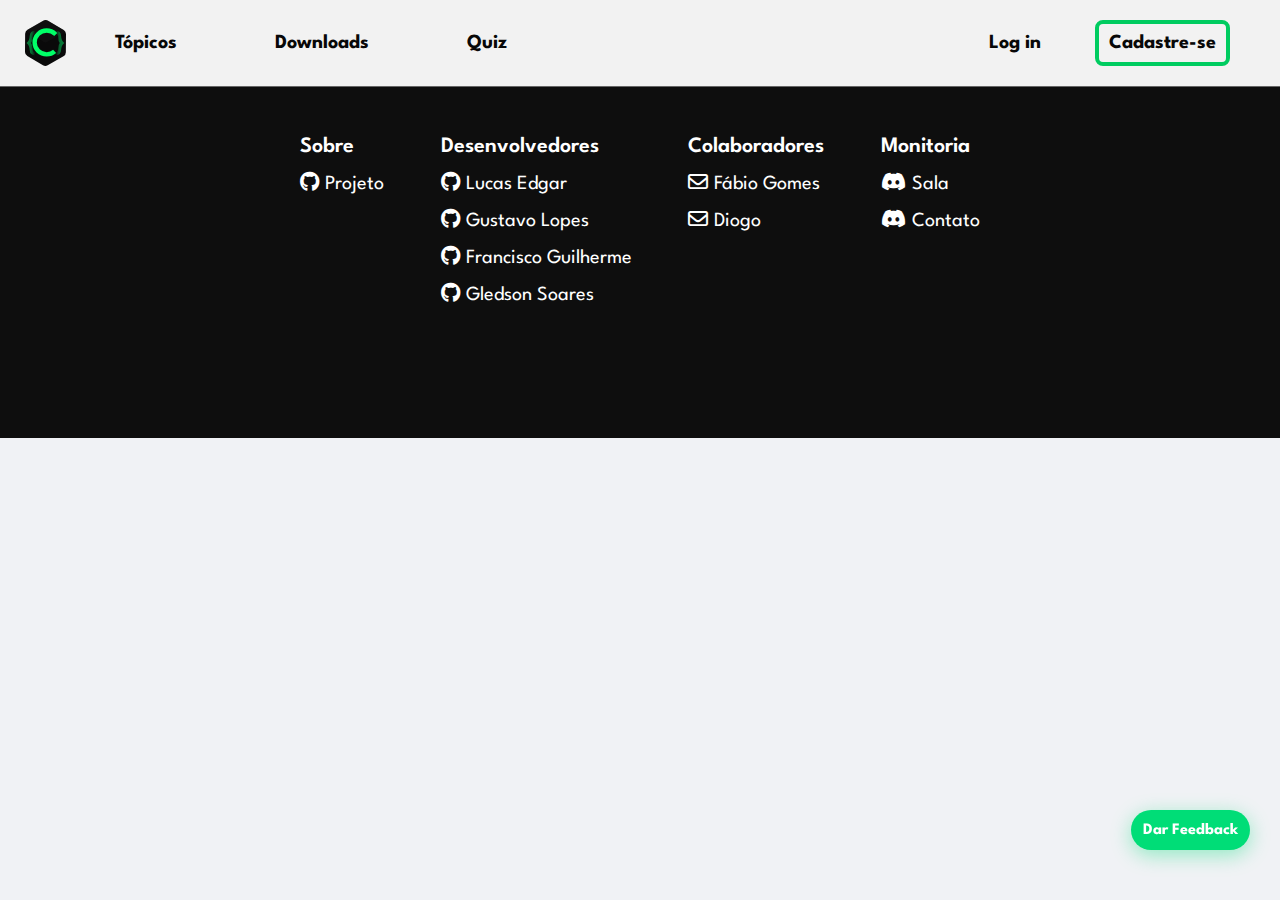
<file: quiz.html>
<!DOCTYPE html>
<html lang="pt-br">
<head>
    <meta charset="UTF-8">
    <meta name="viewport" content="width=device-width, initial-scale=1.0">
    <link rel="stylesheet" href="css/feedback.css">
    <link rel="stylesheet" href="css/style.css">
    <link rel="shortcut icon" href="./imagens/favicon.ico" type="image/x-icon">
    <link rel="stylesheet" href="https://fonts.googleapis.com/css2?family=Material+Symbols+Outlined:opsz,wght,FILL,GRAD@20..48,100..700,0..1,-50..200&icon_names=logout" />
    <link rel="stylesheet" href="https://cdnjs.cloudflare.com/ajax/libs/font-awesome/6.7.2/css/all.min.css"
        integrity="sha512-Evv84Mr4kqVGRNSgIGL/F/aIDqQb7xQ2vcrdIwxfjThSH8CSR7PBEakCr51Ck+w+/U6swU2Im1vVX0SVk9ABhg=="
        crossorigin="anonymous" referrerpolicy="no-referrer" />
    <title>C na Prática</title>
</head>
<body>
     <header>
        <nav class="pages">
            <img class="smalllogo" src="./img/logo c.svg" alt="foto_c_na_pratica">

            <a href="tutoriais.html" class="requer-login">Tópicos</a>
            <a href="./downloads.html">Downloads</a>
            <a href="quiz.html" class="requer-login">Quiz</a>
        </nav>
        <nav id="nav_perfil">
            <a href="perfil.html" class="nav-link">
                <svg xmlns="http://www.w3.org/2000/svg" width="30" height="30" fill="rgb(60, 60, 60)" class="perfil" viewBox="0 0 16 16">
                    <path d="M11 6a3 3 0 1 1-6 0 3 3 0 0 1 6 0"/>
                    <path fill-rule="nonzero" d="M0 8a8 8 0 1 1 16 0A8 8 0 0 1 0 8m8-7a7 7 0 0 0-5.468 11.37C3.242 11.226 4.805 10 8 10s4.757 1.225 5.468 2.37A7 7 0 0 0 8 1"/>
                </svg>
            </a>
            <button id="logout">
                <span class="material-symbols-outlined">logout</span>
            </button>
        </nav>
        <nav id="nav_login">
            <a href="login.html">Log in</a>
            <a href="cadastrar.html" id="login">Cadastre-se</a>
        </nav>
    </header>
     <!--Feedback-->
    <button id="btn-abrir-modal">Dar Feedback</button>
    <div class="rodape">
        <div class="sobre">
            <h3>Sobre</h3>
            <ul>
                <li>
                    <a href="https://github.com/lopesgsl/C-na-pratica" target="_blank">
                        <i class="fab fa-github"></i>
                        <span> Projeto</span>
                    </a>
                </li>
            </ul>
        </div>
        <div class="devs">
            <h3>Desenvolvedores</h3>
            <ul>
                <li>
                    <a href="https://github.com/lukkjkin" target="_blank">
                        <i class="fab fa-github"></i>
                        <span> Lucas Edgar</span>
                    </a>
                </li>
                <li>
                    <a href="https://github.com/lopesgsl" target="_blank">
                        <i class="fab fa-github"></i>
                        <span> Gustavo Lopes</span>
                    </a>
                </li>
                <li>
                    <a href="https://github.com/GuiFG09" target="_blank">
                        <i class="fab fa-github"></i>
                        <span> Francisco Guilherme </span>
                    </a>
                </li>
                <li>
                    <a href="https://github.com/Soares771" target="_blank">
                        <i class="fab fa-github"></i>
                        <span> Gledson Soares</span>
                    </a>
                </li>
            </ul>
        </div>
        <div class="colab">
            <h3>Colaboradores</h3>
            <ul>
                <li>
                    <a href="http://lattes.cnpq.br/5180935741320141" target="_blank">
                        <i class="far fa-envelope"></i>
                        <span> Fábio Gomes</span>
                    </a>
                </li>
                <li>
                    <a href="http://lattes.cnpq.br/2745996619940977" target="_blank">
                        <i class="far fa-envelope"></i>
                        <span> Diogo</span>
                    </a>
                </li>
            </ul>
        </div>
        <div class="monitoria">
            <h3>Monitoria</h3>
            <ul>
                <li>
                    <a href="https://discord.gg/RR6NBqr5UU" target="_blank">
                        <i class="fab fa-discord"></i>
                        <span> Sala</span>
                    </a>
                </li>
                <li>
                    <a href="#">
                        <i class="fab fa-discord"></i>
                        <span> Contato</span>
                    </a>
                </li>
            </ul>
        </div>
</div>
    <script src="script/auth.js"></script>
    <script src="script/logout.js"></script>
    <script src="script/feedback.js"></script>
    <script src="script/header.js"></script>
</body>
</html>
</file>
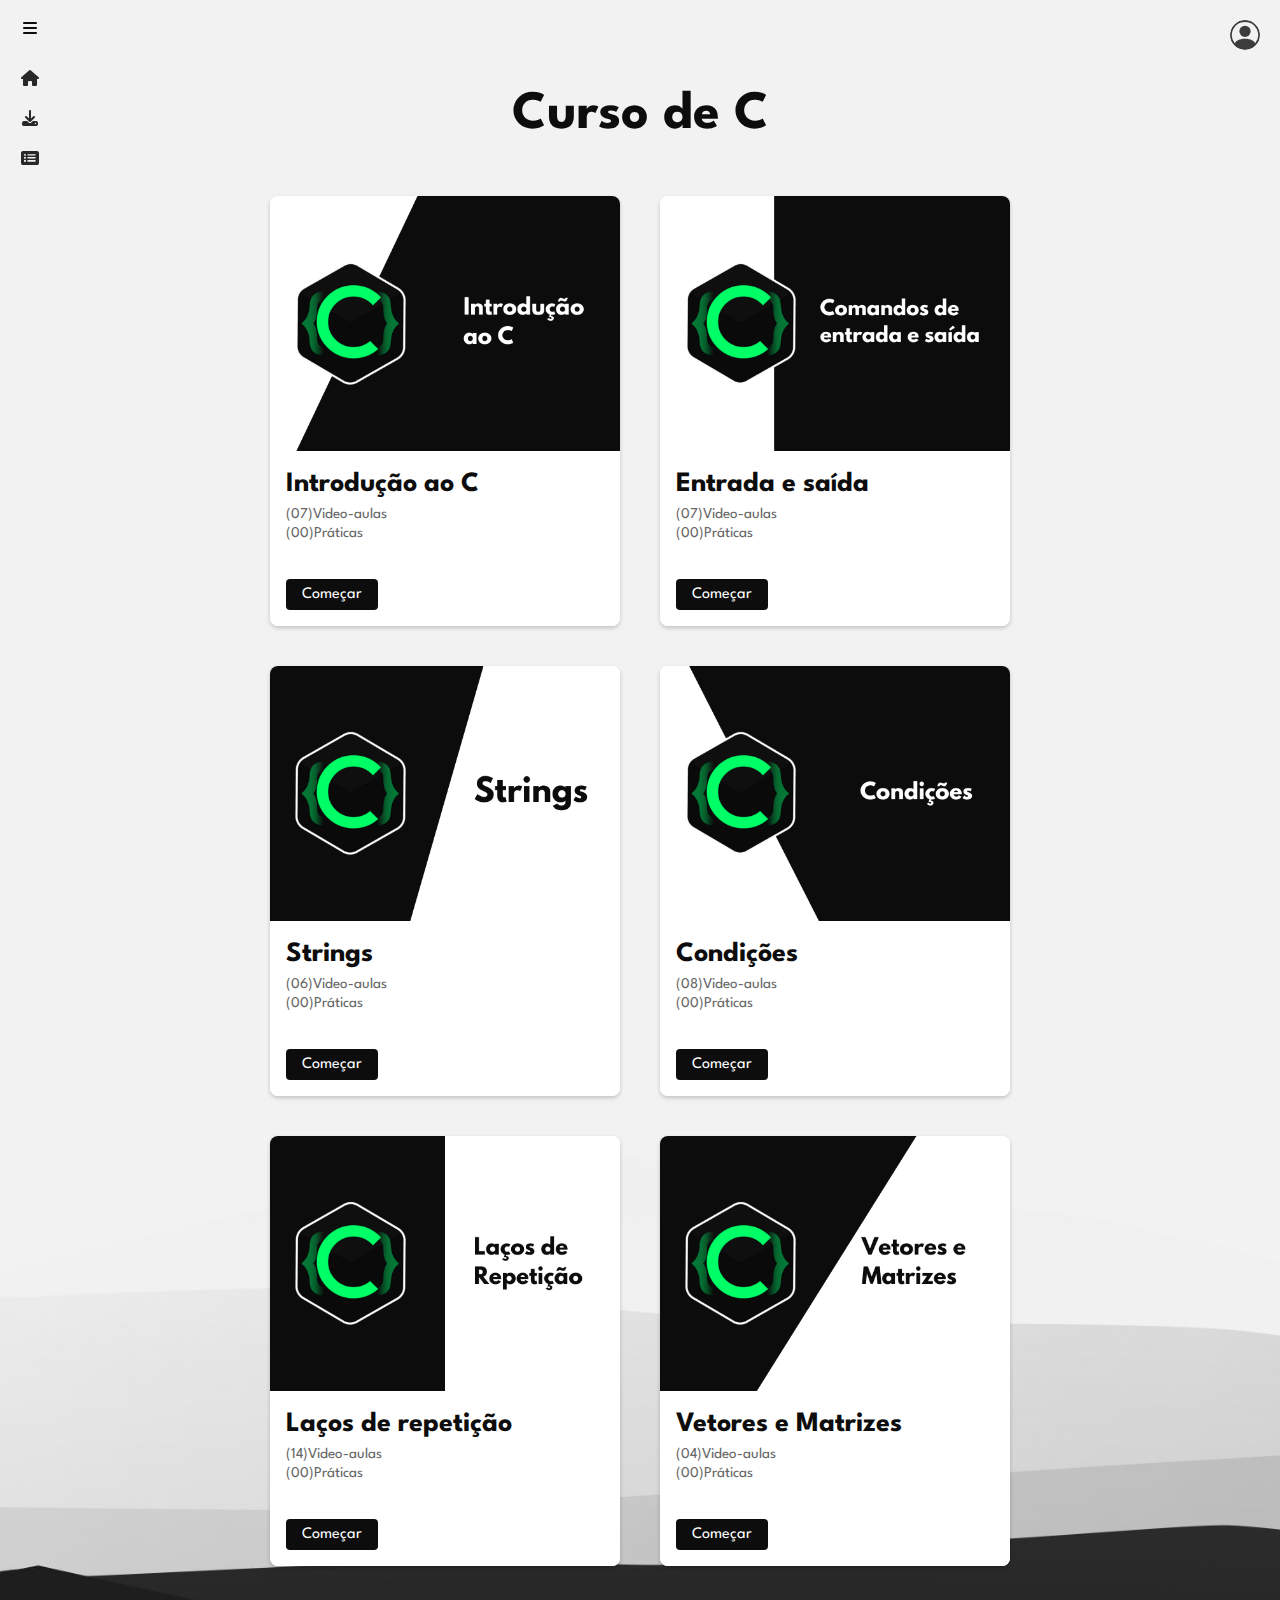
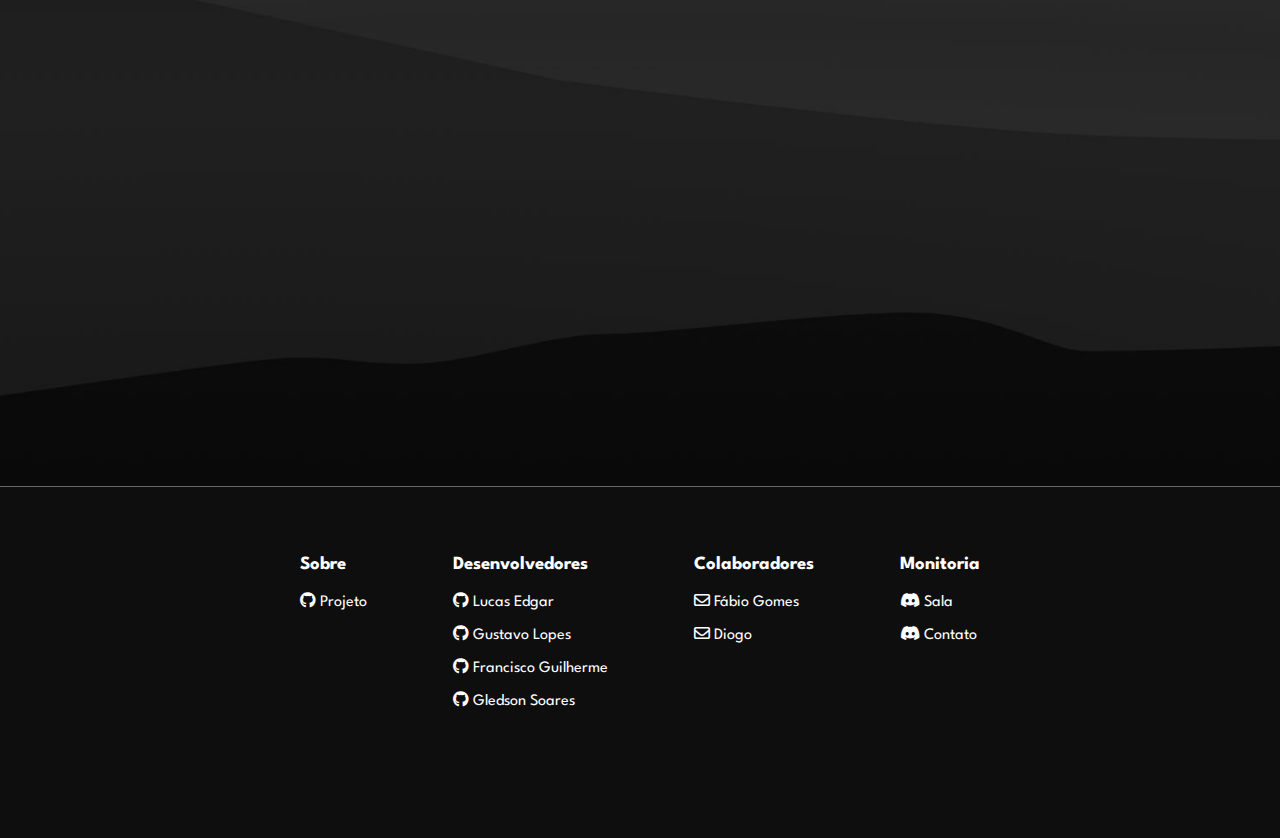
<file: tutoriais.html>
<!DOCTYPE html>
<html lang="en">
<head>
    <meta charset="UTF-8">
    <meta name="viewport" content="width=device-width, initial-scale=1.0">
    <title>C na Prática</title>
    <link rel="shortcut icon" href="./imagens/favicon.ico" type="image/x-icon">
    <link rel="stylesheet" href="tutoriais.css">
    <style>
        @import url('https://fonts.googleapis.com/css2?family=League+Spartan:wght@100..900&display=swap');
    </style>
    
    <link rel="stylesheet" href="tutoriais.css">
    <link rel="stylesheet" href="https://cdnjs.cloudflare.com/ajax/libs/font-awesome/6.7.2/css/all.min.css" integrity="sha512-Evv84Mr4kqVGRNSgIGL/F/aIDqQb7xQ2vcrdIwxfjThSH8CSR7PBEakCr51Ck+w+/U6swU2Im1vVX0SVk9ABhg==" crossorigin="anonymous" referrerpolicy="no-referrer" />

</head>
<body>
    <!--todo o menu-->
    <div class="perfil-caixa">
        <a href="/">
            <svg xmlns="http://www.w3.org/2000/svg" width="30" height="30" fill="rgb(60, 60, 60)" class="perfil" viewBox="0 0 16 16">
                <path d="M11 6a3 3 0 1 1-6 0 3 3 0 0 1 6 0"/>
                <path fill-rule="nonzero" d="M0 8a8 8 0 1 1 16 0A8 8 0 0 1 0 8m8-7a7 7 0 0 0-5.468 11.37C3.242 11.226 4.805 10 8 10s4.757 1.225 5.468 2.37A7 7 0 0 0 8 1"/>
            </svg>
            
        </a>
    </div>
    <div>
        <nav class="menu-sidebar">
            
            <div class="itens-sidebar" id="btn-expandir">
                <a href="#">
                    <i class="fa-solid fa-bars" id="btn-exp"></i>

                </a>
            </div>
            <ul>
               
                <li class="itens-sidebar">
                    <a href="index.html">
                        <i class="fas fa-home"></i>
                        <span class="span-menu">Inicio</span>
                    </a>
                </li>

                <li class="itens-sidebar">
                    <a href="downloads.html">
                        <i class="fa-solid fa-download"></i>
                        <span class="span-menu">Downloads</span>
                    </a>
                </li>

                <li class="itens-sidebar"  id="topicos">
                    <a href="tutoriais.html">
                        <i class="fas fa-list-alt"></i>
                        <span class="span-menu">Tópicos</span>
                    </a>    
            </ul>
        </nav>
    </div>

<h1>Curso de C</h1>
<!-- container das cartas-->
<div class="card-container">
    <!-- container do video-->
    <div class="playlist-video-container">
        <div class="main-video-container">
            <iframe id="main-video" 
                width="100%" 
                height="auto" 
                src="https://www.youtube.com/embed/E5g8_FApAiA?si=2N12aPIseMmoS-pP?rel=0&autoplay=1&mute=1&modestbranding=1&showinfo=0" 
                title="YouTube video player" 
                frameborder="0" 
                allow="accelerometer; autoplay; clipboard-write; encrypted-media; gyroscope; picture-in-picture; web-share;" 
        
                referrerpolicy="strict-origin-when-cross-origin" autoplay allowfullscreen>
            </iframe>
            <div class="main-vid-title">**Clique em algum video na direita na playlist à direita.** </div>
        </div>
        <div class="video-list-container" id="videosList">Playlist</div>
        
    </div>


    <!--cards-->
    <div class="card" data-video="E5g8_FApAiA?si=2N12aPIseMmoS-pP" data-playlist="playlist1">
        <img src="./imagens/Comandos de entrada e saída/1.png" alt="">
        <div class="card-content">
            <h3>Introdução ao C</h3>
            <p>(07)Video-aulas<br>(00)Práticas<br><br></p>
            <a href="#" class="btn">Começar</a>
        </div>
    </div>
    <div class="card" data-video="AAJviAw91Jk?si=Lm_1Xr7QzYQrVE-F" data-playlist="playlist2">
        <img src="./imagens/Comandos de entrada e saída/2.png" alt="">
        <div class="card-content">
            <h3>Entrada e saída</h3>
            <p>(07)Video-aulas<br>(00)Práticas<br><br></p>
            <a href="#" class="btn">Começar</a>
        </div>
    </div>
    <div class="card" data-video="HZBe5g7npQI?si=EKH2E_TXkgK_0ZhY" data-playlist="playlist3">
        <img src="./imagens/Comandos de entrada e saída/6.png" alt="">
        <div class="card-content">
            <h3>Strings</h3>
            <p>(06)Video-aulas<br>(00)Práticas<br><br></p>
            <a href="#" class="btn">Começar</a>
        </div>
    </div>
    <div class="card" data-video="a77WBD89W2I?si=9dHvqUhV1k-uT-9L" data-playlist="playlist4">
        <img src="./imagens/Comandos de entrada e saída/3.png" alt="">
        <div class="card-content">
            <h3>Condições</h3>
            <p>(08)Video-aulas<br>(00)Práticas<br><br></p>
            <a href="#" class="btn">Começar</a>
        </div>
    </div>

    <div class="card" data-video="rcLdxPUXaIk?si=5Z18eW_GjfplsDHH" data-playlist="playlist5">
        <img src="./imagens/Comandos de entrada e saída/4.png" alt="">
        <div class="card-content">
            <h3>Laços de repetição</h3>
            <p>(14)Video-aulas<br>(00)Práticas<br><br></p>
            <a href="#" class="btn">Começar</a>
        </div>
    </div>
    <div class="card" data-video="Jwgni6okZWY?si=48n-EesGo8D_fm83" data-playlist="playlist6">
        <img src="./imagens/Comandos de entrada e saída/5.png" alt="">
        <div class="card-content">
            <h3>Vetores e Matrizes</h3>
            <p>(04)Video-aulas<br>(00)Práticas<br><br></p>
            <a href="#" class="btn">Começar</a>
        </div>
    </div>

    
</div>



<div class="rodape">
    <div class="sobre">
        <h3>Sobre</h3>
        <ul>
            <li>
                <a href="https://github.com/lopesgsl/C-na-pratica" target="_blank">
                    <i class="fab fa-github"></i>
                    <span> Projeto</span>
                </a>
            </li>
        </ul>
    </div>
    <div class="devs">
        <h3>Desenvolvedores</h3>
        <ul>
            <li>
                <a href="https://github.com/lukkjkin" target="_blank">
                    <i class="fab fa-github"></i>
                    <span> Lucas Edgar</span>
                </a>
            </li>
            <li>
                <a href="https://github.com/lopesgsl" target="_blank">
                    <i class="fab fa-github"></i>
                    <span> Gustavo Lopes</span>
                </a>
            </li>
            <li>
                <a href="https://github.com/GuiFG09" target="_blank">
                    <i class="fab fa-github"></i>
                    <span> Francisco Guilherme </span>
                </a>
            </li>
            <li>
                <a href="https://github.com/Soares771" target="_blank">
                    <i class="fab fa-github"></i>
                    <span> Gledson Soares</span>
                </a>
            </li>
        </ul>
    </div>
    <div class="colab">
        <h3>Colaboradores</h3>
        <ul>
            <li>
                <a href="http://lattes.cnpq.br/5180935741320141" target="_blank">
                    <i class="far fa-envelope"></i>
                    <span> Fábio Gomes</span>
                </a>
            </li>
            <li>
                <a href="http://lattes.cnpq.br/2745996619940977" target="_blank">
                    <i class="far fa-envelope"></i>
                    <span> Diogo</span>
                </a>
            </li>
        </ul>
    </div>
    <div class="monitoria">
        <h3>Monitoria</h3>
        <ul>
            <li>
                <a href="https://discord.gg/getXWCf5" target="_blank">
                    <i class="fab fa-discord"></i>
                    <span> Sala</span>
                </a>
            </li>
            <li>
                <a href="#">
                    <i class="fab fa-discord"></i>
                    <span> Contato</span>
                </a>
            </li>
        </ul>
    </div>
</div>

    <script src="tutoriais.js"></script>
    <script  src="Videoplaylist.js"></script>
</body>
</html>
</file>
<file: css/style.css>
@charset "UTF-8";
@import url('https://fonts.googleapis.com/css2?family=Kulim+Park:ital,wght@0,200;0,300;0,400;0,600;0,700;1,200;1,300;1,400;1,600;1,700&family=Lalezar&family=League+Spartan:wght@100..900&display=swap');

:root{
    --color_gray: #2C2C2C;
    --color_green: #00CC60;
    --color_lite_gray: #F2F2F2;
}

body, ul, li, p {
  margin: 0px;
  padding: 0px;
  list-style: none;
  font-family: "League Spartan", serif;
  
}
html, body {
  height: 100%;
  margin: 0;
  padding: 0;
  overflow-x: hidden;
}
.lalezar-regular {
    font-family: "Lalezar", serif;
    font-style: normal;
  }
  
.league-spartan{
    font-family: "League Spartan", serif;
    font-optical-sizing: auto;
    font-style: normal;
  }
  .kulim-park-extralight {
    font-family: "Kulim Park", sans-serif;
    font-weight: 200;
    font-style: normal;
  }
  
  .kulim-park-light {
    font-family: "Kulim Park", sans-serif;
    font-weight: 300;
    font-style: normal;
  }
  
  .kulim-park-regular {
    font-family: "Kulim Park", sans-serif;
    font-weight: 400;
    font-style: normal;
  }
  
  .kulim-park-semibold {
    font-family: "Kulim Park", sans-serif;
    font-weight: 600;
    font-style: normal;
  }
  
  .kulim-park-bold {
    font-family: "Kulim Park", sans-serif;
    font-weight: 700;
    font-style: normal;
  }
  
  body{
    background-size: contain;
    background-position: end;
    font-family: "League Spartan", serif;
    font-weight: 200;
    margin: 0px;
    width: 100%;
    height: auto;
  }
  h1{
    font-family: "Lalezar", serif;
    margin: 0px;
    width: 80%;
    font-size: 80px;
    font-weight: 100;
  }
  strong{
    font-family: "Kulim Park", sans-serif;
  }
  h2{
    font-size: 45px;
  }
  h3{
    font-size: 30px;
    margin: 5px;
  }
  h1, h2{
    text-align: center;
  }
  p{
    font-size: 24px;
  }
  a{
    color: white;
    text-decoration: none;
    font-size: 24px;
  }
  
  
  a img{
    margin: 5px;
  }
  header{
    background-color: var(--color_lite_gray);
    display: flex;
    flex-direction: row;
    justify-content: space-between;
    align-items: center;
    padding: 10px;
  }
  header .smalllogo{
    margin:10px 15px;
    width: 41.13px;
    height: 46.17px;
  }
  
  header a{
    padding: 14px;
    margin-right: 50px;
    font-size: 20px;
    font-weight: bold;
    align-items: center;
    color: rgb(8, 8, 8);
    text-decoration: none;
    border-radius: 5px;
    transition: all .5s;
  }
  
  header .pages a{
    margin-left: 20px;
  }
  header nav{
    display: flex;
    flex-direction: row;
    justify-content: space-between;
    align-items: center;
  }
  header nav#nav_login a{
    margin-right: 40px;
  }
  header nav#nav_perfil{
    display: none;
  }
  header nav#nav_login a#login{
    border: 4px solid;
    border-radius: 8px;
    padding: 10px;
    border-color: var(--color_green);

  }
  header a:hover:not(.link){
    background-color: #2c2c2c28;
  } 
  header nav#nav_login a#login:hover{
    background-color: var(--color_green);

  }
  html, body { height: 100%; margin: 0; padding: 0; }


  section#intro{
    background-image: url(../imagens/download\ 1.png);
    background-repeat: no-repeat;
    background-size: cover;
    background-position: center;
    display: flex;
    flex-direction: row;
    align-items: center;
    justify-content: space-around;
    padding: 20px;
    padding: auto 110px;
  }


  section#intro .curso{
    width: 640px;
    height: 268.55px;

  }
  section#intro .curso img{
    width: 100%;
    height: 166.62px;
    
  }
  section#intro .curso p{
    font-size: 23.34px;
    font-weight: 500;
    width: 347px;
    height: 48;
    margin:10px 0px;
  }
  section#intro .logoc{
    background: none;
    width: 300px;
    margin: 20px 0px 60px 0px ;

  }
  
  section#intro h3{
    color: var(--color_green);
  }
  button{
    font-family: "League Spartan", serif;
    background-color: var(--color_green);
    border: 4px solid var(--color_green);
    color:rgb(8, 8, 8);
    font-weight: 700;
    font-size: 19.45px;
    width: 119.12px;
    height: 40px;
    border-radius: 8px;
    border: 0px;
    margin: 20px 0px;
   
    transition: all  .5s;
    
  }
  button:hover{
    cursor: pointer;
    background-color: var(--color_green);
    box-shadow: 0px 0px 7px var(--color_green);
  }

  #aside_explicativo{
    padding: 10px 0px;
    width: 100%;
    display: flex;
    
    
    
  }
  #aside_explicativo .expli{
    flex-direction: column;
    width: auto;

  }
  #aside_explicativo div p{
    height: 123.59px;
    width: 253.03px;
    font-weight: 400;
    font-size: 21px;
  }

  #aside_explicativo div h2{
    /*height: 123.59px;
    width: 278.92px;*/
    font-weight: 700;
    font-size: 33.4px;
    text-align: left;
  }
  

  section#historia{
    display: flex;
    width: 100%;
    height: auto;
    justify-content: space-between;
    background-color: black;
    color: white;
    padding: 20px 0px;
    
  }
  section#historia > div{
    display: flex;
    flex-direction: column;
    background-color: black;
    color: white;
  }



  #div_historia article{
    background-color: white;
    width: 100%;
    height: 80%;
    padding: 10px;
    font-size: 28px;
    font-weight: 400;
    color: black;
    border-radius: 0 15px 15px 0;
    justify-items: end;
  }
  #div_historia article > p{
    padding-left: 110px;
    width: 500px;
    margin: 23px;
    font-size: 28px;
  }
  aside{
    padding-right: 110px;
    display: flex;
    justify-content: space-around;
  }
  #aside_explicativo{
    display: flex;
    width: 100%;
    background-color: white;
    align-items: center;
  }
  #aside_topicos{
    display: flex;
    width: 50%;
    flex-direction: column;
    justify-content: space-around;
    align-items: center;
  }
  #aside_topicos > div{
    color: white;
    background-color: var(--color_gray);
    width: 80%;
    height: auto;
    padding: 15px;
    border-radius: 9px;
    margin: 5px;
  }
  div#faixa_verde{
    background-color: var(--color_green);
    width: 100%;
    height: 15px;
    margin: 0px;
  }
  section#marca{
    display: flex;
    width: 100%;
    background-color: white;
    align-items: center;
    justify-content: center;
    padding: 33px 0px;
  }

  section#marca h2{
    text-align: left;
    font-weight: 700;
    font-size: 33.33px
  }

  #marca img{
    width: 200px;
  }
  #marca .cnapratica{
    margin-left: 50px;
    width: 705px; 
  }
  #marca .cnapratica p{
    font-weight: 500;
    font-size: 25px;
  }




  section#devs{
    padding: 30px 200px;
    background-color: black;
    color: white;
    margin: 0px;
  }
  section#devs div#imgs{
    display: flex;
    justify-content: space-between;
    margin: auto;
  }
  section#devs  a{
    display: flex;
    align-items: center;
    flex-direction: column;
  }
  section#devs  a:hover{
    text-decoration: none;
  }
  section#devs img{
    width: 224px;
    height: 278px;
    border-radius: 9px;
  }
  
  
  /*rodapé*/

div.rodape {
  display: flex;
  flex-direction: row;
  justify-content: space-between;
  background-color: #0e0e0e;
  color: #fff;
  margin-top: 500px;
  bottom: 0px;
  height: 281px;
  padding: 50px 300px 20px 300px;
  border-top: 1px solid #666;
  margin: 0px;
}
div.rodape a{
  color: #fff;
  text-decoration: none;
}
div.rodape h3{
  font-size:22px;
  font-weight: 600;
  margin: 0px 0px 15px 0px;
}
div.rodape i{
  font-size: 20px;
}
div.rodape span{
  font-size: 20px;
  font-weight: 400;
}
div.rodape li{
  margin-bottom: 15px;
  font-size: 10px;
}
div.rodape hr{
  padding: 0px;
  margin: 0px 0px;
  
}
</file>
<file: css/login.css>
@charset "UTF-8";
@import url('https://fonts.googleapis.com/css2?family=Kulim+Park:ital,wght@0,200;0,300;0,400;0,600;0,700;1,200;1,300;1,400;1,600;1,700&family=Lalezar&family=League+Spartan:wght@100..900&display=swap');

:root{
    --color_gray: #2C2C2C;
    --color_green: #00CC60;
    --color_lite_gray: #F2F2F2;
}
body, ul, li, p {
  margin: 0px;
  padding: 0px;
  list-style: none;
  font-family: "League Spartan", serif;
  
}
html, body {
  height: 100%;
  margin: 0;
  padding: 0;
  overflow-x: hidden;
}
body{
  display: flex;
  flex-direction: column;
}
.lalezar-regular {
    font-family: "Lalezar", serif;
    font-style: normal;
  }
.league-spartan{
    font-family: "League Spartan", serif;
    font-optical-sizing: auto;
    font-style: normal;
  }
.kulim-park-extralight {
  font-family: "Kulim Park", sans-serif;
  font-weight: 200;
  font-style: normal;
}
.kulim-park-light {
  font-family: "Kulim Park", sans-serif;
  font-weight: 300;
  font-style: normal;
} 
.kulim-park-regular {
  font-family: "Kulim Park", sans-serif;
  font-weight: 400;
  font-style: normal;
}
.kulim-park-semibold {
  font-family: "Kulim Park", sans-serif;
  font-weight: 600;
  font-style: normal;
}
.kulim-park-bold {
  font-family: "Kulim Park", sans-serif;
  font-weight: 700;
  font-style: normal;
}
header{
  background-color: white;
}
header a#home{
  margin: 0px;
  padding: 0px;
  background-color: none;
}
header a#home:hover{
  margin: 0px;
  padding: 0px;
  background-color: none;
}
header .link:hover{
  transform: scale(1.03);
}
main{
  width: 100vw;
  margin: auto;
  display: flex;
  flex-direction: column;
}
form{
  display: flex;
  flex-direction: column;
  justify-content: center;
  align-items: center;
  margin: 20px;
}
form h2{
  color: var(--color_gray);
}
h2 strong{
  color: var(--color_green);
}
form input{
  margin: 10px;
}
form input.text{
  width: 300px;
  height: 40px;
  border-radius: 5px;
  border: 1px solid var(--color_gray);
  padding-left: 10px;
  font-family: "League Spartan", serif;
  font-weight: 200;
}
form input[type="submit"]{
  width: 300px;
  height: 40px;
  border-radius: 5px;
  border: none;
  background-color: var(--color_green);
  color: white;
  font-family: "League Spartan", serif;
  font-weight: 200;
  cursor: pointer;
}
form a{
  color: var(--color_green);
  text-decoration: none;
  font-family: "League Spartan", serif;
  font-weight: 200;
}
form p{
  margin: 10px;
}
</file>
<file: estilos/downloads.css>
@charset "UTF-8";
@import url('https://fonts.googleapis.com/css2?family=Kulim+Park:ital,wght@0,200;0,300;0,400;0,600;0,700;1,200;1,300;1,400;1,600;1,700&family=Lalezar&family=League+Spartan:wght@100..900&display=swap');

:root{
    --color_gray: #2C2C2C;
    --color_green: #00FF66;
}

.lalezar-regular {
    font-family: "Lalezar", serif;
    font-style: normal;
  }
  
.league-spartan{
    font-family: "League Spartan", serif;
    font-optical-sizing: auto;
    font-style: normal;
  }
  .kulim-park-extralight {
    font-family: "Kulim Park", sans-serif;
    font-weight: 200;
    font-style: normal;
  }
  
  .kulim-park-light {
    font-family: "Kulim Park", sans-serif;
    font-weight: 300;
    font-style: normal;
  }
  
  .kulim-park-regular {
    font-family: "Kulim Park", sans-serif;
    font-weight: 400;
    font-style: normal;
  }
  
  .kulim-park-semibold {
    font-family: "Kulim Park", sans-serif;
    font-weight: 600;
    font-style: normal;
  }
  
  .kulim-park-bold {
    font-family: "Kulim Park", sans-serif;
    font-weight: 700;
    font-style: normal;
  }
  
  body{
    font-family: "League Spartan", serif;
    font-weight: 200;
    margin: auto;
    height: 3000px;
    background-image: url(../imagens/download\ 1.png);
    background-repeat: no-repeat;
    background-size: contain;
  }
  h1{
    font-family: "Lalezar", serif;
    margin: 0px;
    font-size: 80px;
    font-weight: 100;
  }
  strong{
    font-family: "Kulim Park", sans-serif;
    font-size: 150px;
  }
  h2{
    font-size: 40px;
  }
  h3{
    font-size: 30px;
    margin: 5px;
  }
  h1, h2{
    text-align: center;
  }
  p{
    font-size: 28px;
    margin: 0;
    padding: 20px;
  }
  a{
    color: white;
    text-decoration: none;
  }
  header{
    display: flex;
    flex-direction: row;
    justify-content: space-between;
    align-items: center;
    margin: 10px;
  }
  header img{
    width: 41px;
    height: 46px;
  }
  header a{
    margin: 10px;
    font-size: 20px;
    font-weight: bold;
    align-items: center;
    color: black;
    text-decoration: none;
  }
  header nav{
    display: flex;
    flex-direction: row;
    justify-content: space-between;
    align-items: center;
  }
  header nav a#home{
    margin: 0px;
    height: 46px;
  }
  header nav#nav_login a#login{
    border: 4px solid;
    border-radius: 8px;
    padding: 5px;
    border-color: var(--color_green);
  }
  header a:hover{
    text-decoration: underline;
  }
  section#title{
    display: flex;
    flex-direction: row;
    align-items: center;
    height: 130px;
    justify-content: center;
  }
  section#title h2{
  font-size: 50px;
  }
  section#intro{
    background-color: black;
    display: flex;
    flex-direction: row;
    align-items: center;
    height: 130px;
    justify-content: left;
    padding: 15px 520px;
  }
  section#intro h2{
    color: white;
  }
  section#intro img{
    height: 50px;
    display: flex;
  }

  #aside_explicativo article{
    display: flex;
    flex-direction: column;
    background-color: rgb(255, 255, 255);
    color: black;
    padding: 30px 500px;
  }
  section#tutorial_title{
    background-color: #f2f2f2;
    display: flex;
    flex-direction: row;
    align-items: center;
    height: 120px;
    justify-content: center;
    padding: 30px 0px;
  }
  section#tutorial_title img{
    padding: 10px;
  }
  #aside_tutorial{
    background-color: #f2f2f2;
    display: flex;
    flex-direction: column;
    align-items: center;
    background-image: url(../imagens/download\ 1.png);
    background-repeat: no-repeat;
    background-size: contain;
    background-position-y: bottom;
  }
  #aside_tutorial p{
    color: rgb(0, 0, 0);
  }
  #aside_tutorial a{
    color: rgb(0, 132, 255);
  }
  #aside_tutorial > div{
    width: 800px;;
    background-color: rgb(255, 255, 255);
    border-radius: 20px;
    padding: 20px;
    display: flex;
    flex-direction: column;
    margin: 20px;
  }
  .rodape {
    display: flex;
    flex-direction: row;
    justify-content: space-between;
    background-color: #0e0e0e;
    color: #fff;
    margin-top: 500px;
    bottom: 0px;
    height: 281px;
    padding: 50px 300px 20px 300px;
    border-top: 1px solid #666;
  }
  footer li{
    list-style: none;
  }
</file>
<file: css/feedback.css>
/* Estilos do Preview - Mova para seus arquivos CSS */
        /* Estilos Gerais */
        body {
            font-family: -apple-system, BlinkMacSystemFont, 'Segoe UI', Roboto, Oxygen, Ubuntu, Cantarell, 'Open Sans', 'Helvetica Neue', sans-serif;
            background-color: #f0f2f5; /* Um cinza claro para o fundo */
        }

        /* Botão para abrir o modal */
        #btn-abrir-modal {
            position: fixed;
            bottom: 30px;
            right: 30px;
            padding: 12px; /* ALTERADO: Aumentei de 10px para 14px */
            background-color: #00dd77; /* Verde vibrante */
            color: white;
            border: none;
            border-radius: 25px;
            cursor: pointer;
            font-weight: bold;
            font-size: 16px;
            box-shadow: 0 5px 20px rgba(0, 221, 119, 0.4);
            transition: transform 0.2s;
        }

        #btn-abrir-modal:hover {
            transform: translateY(-2px);
        }
        
        /* --- Estilos do Modal --- */
        
        .modal {
            display: none;
            position: fixed;
            z-index: 1000;
            left: 0;
            top: 0;
            width: 100%;
            height: 100%;
            background-color: rgba(0, 0, 0, 0.6);
            backdrop-filter: blur(4px);
            align-items: center;
            justify-content: center;
        }

        .modal-conteudo {
            position: relative;
            background-color: white;
            padding: 25px 35px;
            width: 90%;
            max-width: 480px;
            border-radius: 16px;
            box-shadow: 0 10px 30px rgba(0, 0, 0, 0.2);
            animation: slideIn 0.4s ease-out;
        }

        @keyframes slideIn {
            from { transform: translateY(-30px); opacity: 0; }
            to { transform: translateY(0); opacity: 1; }
        }

        /* Cabeçalho do Modal */
        .modal-header {
            display: flex;
            justify-content: space-between;
            align-items: center;
            margin-bottom: 25px;
            color: #111;
        }

        .modal-header h2 {
            margin: 0;
            font-size: 28px;
            font-weight: 800;
            color: #00dd77; /* Verde */
        }

        .fechar-modal {
            font-size: 30px;
            font-weight: normal;
            color: #888;
            cursor: pointer;
            line-height: 1;
        }

        /* Corpo do Formulário */
        #form-feedback {
            color: #333;
        }
        
        #form-feedback label {
            display: block;
            margin-bottom: 15px;
            font-size: 16px;
            font-weight: 500;
        }

        /* --- Estilos do Sistema de Estrelas --- */
        .rating-stars {
            display: flex;
            flex-direction: row-reverse;
            justify-content: center;
            margin-bottom: 20px;
        }

        .rating-stars input[type="radio"] {
            display: none;
        }

        .rating-stars label {
            font-size: 72px !important; /* Era 144px */
            color: #e0e0e0; 
            cursor: pointer;
            transition: color 0.2s;
            margin: 0 5px;
            line-height: 1; 
        }

        .rating-stars label:hover,
        .rating-stars label:hover ~ label {
            color: #00dd77;
        }
        
        .rating-stars input[type="radio"]:checked ~ label {
            color: #00dd77;
        }
        /* --- FIM: Estilos do Sistema de Estrelas --- */
        
        /* Textarea */
        #form-feedback textarea {
            width: 94.5%;
            height: 110px;
            background: #f9f9f9;
            border: 1px solid #ddd;
            border-radius: 8px;
            padding: 12px;
            font-family: inherit;
            resize: none;
            margin-top: 5px;
        }

        #form-feedback textarea:focus {
            outline: none;
            border-color: #00dd77;
        }
        
        /* Botão de Enviar */
        .btn-enviar {
            width: 100%;
            padding: 15px;
            margin-top: 25px;
            background-color: #00dd77;
            color: white;
            border: none;
            border-radius: 8px;
            font-size: 18px;
            font-weight: bold;
            cursor: pointer;
            transition: background-color 0.2s;
        }
        .btn-enviar:hover {
            background-color: #00c46a;
        }
</file>
<file: estilos/style.css>
@charset "UTF-8";
@import url('https://fonts.googleapis.com/css2?family=Kulim+Park:ital,wght@0,200;0,300;0,400;0,600;0,700;1,200;1,300;1,400;1,600;1,700&family=Lalezar&family=League+Spartan:wght@100..900&display=swap');

:root{
    --color_gray: #2C2C2C;
    --color_green: #00FF66;
    --color_lite_gray: #F2F2F2;
}

.lalezar-regular {
    font-family: "Lalezar", serif;
    font-style: normal;
  }
  
.league-spartan{
    font-family: "League Spartan", serif;
    font-optical-sizing: auto;
    font-style: normal;
  }
  .kulim-park-extralight {
    font-family: "Kulim Park", sans-serif;
    font-weight: 200;
    font-style: normal;
  }
  
  .kulim-park-light {
    font-family: "Kulim Park", sans-serif;
    font-weight: 300;
    font-style: normal;
  }
  
  .kulim-park-regular {
    font-family: "Kulim Park", sans-serif;
    font-weight: 400;
    font-style: normal;
  }
  
  .kulim-park-semibold {
    font-family: "Kulim Park", sans-serif;
    font-weight: 600;
    font-style: normal;
  }
  
  .kulim-park-bold {
    font-family: "Kulim Park", sans-serif;
    font-weight: 700;
    font-style: normal;
  }
  
  body{
    background-size: contain;
    background-position: end;
    font-family: "League Spartan", serif;
    font-weight: 200;
    margin: 0px;
  }
  h1{
    font-family: "Lalezar", serif;
    margin: 0px;
    width: 80%;
    font-size: 80px;
    font-weight: 100;
  }
  strong{
    font-family: "Kulim Park", sans-serif;
    font-size: 150px;
  }
  h2{
    font-size: 45px;
  }
  h3{
    font-size: 30px;
    margin: 5px;
  }
  h1, h2{
    text-align: center;
  }
  p{
    font-size: 24px;
  }
  a{
    color: white;
    text-decoration: none;
    font-size: 24px;
  }
  a:hover{
    text-decoration: underline;
  }
  a img{
    margin: 5px;
  }
  header{
    background-color: var(--color_lite_gray);
    display: flex;
    flex-direction: row;
    justify-content: space-between;
    align-items: center;
    padding: 10px;
  }
  header img{
    width: 41px;
    height: 46px;
  }
  header a{
    margin: 10px;
    font-size: 20px;
    font-weight: bold;
    align-items: center;
    color: black;
    text-decoration: none;
  }
  header nav{
    display: flex;
    flex-direction: row;
    justify-content: space-between;
    align-items: center;
  }
  header nav#nav_login a#login{
    border: 4px solid;
    border-radius: 8px;
    padding: 5px;
    border-color: var(--color_green);

  }
  header a:hover{
    text-decoration: underline;
  }
  section#intro{
    background-image: url(../imagens/download\ 1.png);
    background-repeat: no-repeat;
    background-size: cover;
    background-position: center;
    display: flex;
    flex-direction: row;
    align-items: center;
    justify-content: space-around;
    padding: 20px;
  }
  section#intro div{
    width: 70%;
  }
  section#intro img{
    background: none;
    width: 20%;
  }
  section#intro h3{
    color: var(--color_green);
  }
  button{
    font-family: "League Spartan", serif;
    background-color: var(--color_green);
    color: white;
    width: 110px;
    height: 30px;
    border-radius: 8px;
    border: 0px;
  }
  button:hover{
    cursor: pointer;
  }
  section#historia{
    display: flex;
    width: 100%;
    justify-content: space-between;
    background-color: black;
    color: white;
  }
  section#historia > div{
    display: flex;
    flex-direction: column;
    background-color: black;
    color: white;
  }
  section#marca{
    display: flex;
    width: 100%;
    background-color: white;
  }
  section#marca img{
    margin: 1%;
    width: 10%;
    height: 70%;
    font-size: 10px;
  }
  section#marca h2{
    text-align: left;
  }
  section#devs{
    padding: 30px;
    background-color: black;
    color: white;
  }
  section#devs div#imgs{
    display: flex;
    justify-content: space-around;
    margin: auto;
  }
  section#devs  a{
    display: flex;
    align-items: center;
    flex-direction: column;
  }
  section#devs  a:hover{
    text-decoration: none;
  }
  section#devs  img{
    width: 224px;
    height: 278px;
    border-radius: 9px;
  }
  section#devs  .icon{
    width: 25px;
    height: 25px;
  }
  article{
    background-color: white;
    width: 100%;
    height: 80%;
    padding: 10px;
    font-size: 28px;
    font-weight: 400;
    color: black;
    border-radius: 0 15px 15px 0;
    justify-items: end;
  }
  article > p{
    width: 500px;
    margin: 23px;
    font-size: 28px;
  }
  aside{
    display: flex;
    justify-content: space-around;
  }
  #aside_explicativo{
    display: flex;
    width: 100%;
    background-color: white;
    align-items: center;
  }
  #aside_topicos{
    display: flex;
    width: 50%;
    flex-direction: column;
    justify-content: space-around;
    align-items: center;
  }
  #aside_topicos > div{
    color: white;
    background-color: var(--color_gray);
    width: 80%;
    padding: 15px;
    border-radius: 9px;
    margin: 5px;
  }
  div#faixa_verde{
    background-color: var(--color_green);
    width: 100%;
    height: 15px;
  }
  .rodape {
    display: flex;
    flex-direction: row;
    justify-content: space-between;
    background-color: #0e0e0e;
    color: #fff;
    margin-top: 500px;
    bottom: 0px;
    height: 281px;
    padding: 50px 300px 20px 300px;
    border-top: 1px solid #666;
  }
  footer li{
    list-style: none;
  }
  footer > p, li, ul{
    margin: 0px;
    padding: 0px;
    list-style: none;
    font-family: "League Spartan", serif;
  }
  footer > h2{
    width: 25vw;
  }
  footer > .fa, .fas, .fa-solid{
    position: relative;
    width: 60px;
    height: 40px;
    text-align: center;
    top: 12px;
}
</file>
<file: css/perfil.css>
@charset "UTF-8";
@import url('https://fonts.googleapis.com/css2?family=Kulim+Park:ital,wght@0,200;0,300;0,400;0,600;0,700;1,200;1,300;1,400;1,600;1,700&family=Lalezar&family=League+Spartan:wght@100..900&display=swap');

:root {
    --color_gray: #2C2C2C;
    --color_green: #00CC60;
    --color_lite_gray: #F2F2F2;
    --color_red: #ff4747ef;
}
main {
    width: 100%;
    height: 100%;
    display: flex;
    flex-direction: column;
    align-items: center;
    justify-content: center;
    background-image: url(../imagens/download\ 1.png);
    background-size: cover;
}
div#perfil_container {
    display: flex;
    flex-direction: column;
    align-items: normal;
    width: 30%;
    height: 50vh;
    margin: auto;
    padding: 40px;
    background-color: white;
    border-radius: 30px;
}
div#perfil_container #infor_container {
    display: flex;
    flex-direction: row;
    align-items: center;
    justify-content: flex-start;
    width: 100%;
    margin-bottom: 10%;
}
div#perfil_container #infor_container li {
    list-style: none;
    margin: 0 1rem;
    font-family: 'Kulim Park', serif;
    font-size: 1.2rem;
    color: var(--color_gray);

}
div#perfil_container #end_container{
    display: flex;
    flex-direction: column;
    margin-top: 1rem;
    width: 100%;
    height: 100%;
}
div#certificados_container {
    flex-direction: column;
    border-radius: 8px;
    background-color: var(--color_lite_gray);
    margin-top: 1rem;
    width: 100%;
    height: 170%;
}
.logout{
    display: flex;
    color: var(--color_red);
    background-color: transparent;
    align-items: center;
    justify-content: center;
    cursor: pointer;
    border: 1px solid var(--color_red);
}
.logout:hover{
    display: flex;
    align-items: center;
    justify-content: center;
    background-color: var(--color_red);
    color: var(--color_lite_gray);
    font-family: "League Spartan", serif;
    box-shadow: none;
    font-weight: 600;
    font-size: 1.2rem;
    border-radius: 0.5rem;
    cursor: pointer;
}
</file>
<file: tutoriais.css>
/* <weight>: Use a value from 100 to 900
   <uniquifier>: Use a unique and descriptive class name  */
.league-spartan{
  font-family: "League Spartan", serif;
  font-optical-sizing: auto;
  font-weight:0;
  font-style: normal;
}

body, ul, li, p {
    margin: 0px;
    padding: 0px;
    list-style: none;
    font-family: "League Spartan", serif;
    
}
body{
    background-image: url(./imagens/wallpaper\ site.jpg);
    background-repeat: no-repeat;
    background-size: cover;
    background-position: center;
    background-attachment:scroll;
    padding: 0px;
    color: #0C0D0C;


}
body, html{
    overflow-x: hidden;
}


h1{
    text-align: center;
    font-weight: 700;
    font-size: 54px;
    color: #0C0D0C;
}

a{
    text-decoration: none;
    color: #0C0D0C;
}
/*menu barra lateral*/

#btn-expandir{
    padding-top: 8px;
    margin:0px;
}
.menu-sidebar{
    background-color: transparent;
    position: fixed;
    overflow: hidden;
    height: 100vh;
    top: 0px;
    bottom: 0px;
    left: 0px;
    width: 60px;
    -webkit-transition: all 0.5s linear;
    transition: all 0.5s linear;
    -webkit-transform: translateZ(0) scale(1,1);
    transform: translateZ(0) scale(1,1);
    
}
.menu-sidebar > ul{
    margin: 10px 0px;

}

.menu-sidebar li{ 
    position: relative;
    display: block;
    width: 250px;   
}

nav.menu-sidebar  li.ativo > a{
    color: #fff;
    background-color: #282828;
}


.menu-sidebar li > a{
    position: relative;
    width: 255px;
    color: #282828;
    display: table;
    font-size: 16px;
    font-weight: 600;
    -webkit-transform: translateZ(0) scale(1,1);
    transform: translateZ(0) scale(1,1);
    -webkit-transition: all 0.15s linear;
    transition:all 0.15s linear;

}
.menu-sidebar .span-menu{
    position: relative;
    display: table-cell;
    vertical-align: middle;
    width: 300px;
    transform: translateX(+30px);
    transition: .5s ;
    opacity: 0;
}
.menu-sidebar.expandir .span-menu{
    transform: translateX(0);
    opacity: 1;
}
/*.lista{
    background-color:;
    text-transform: capitalize;
}*/
.menu-sidebar li:hover a, nav.menu-sidebar  li.active > a {
    color: #fff;
    background-color: #282828;
    
}

.menu-sidebar{
    -webkit-user-select: none;
    user-select: none;
    /*box-shadow: 3px 0px 0px #282828*/
}


.fa, .fas, .fa-solid{
    position: relative;
    width: 60px;
    height: 40px;
    text-align: center;
    top: 12px;
}
nav.menu-sidebar.expandir{
    width: 150px;
    overflow: hidden;

}    

.perfil-caixa{
    display: flex;
    justify-content:right;
    margin-top: 20px;
    margin-right: 20px;
    
}
.perfil{
    background-color: transparent;
    padding:0px;
    transition: 0.7s;
    border-radius: 50%;
}
.perfil:hover{
    background-color:#d1d1d1 ;
    fill: #0e0e0e;
    fill-rule: nonzero;
    border-radius: 100%;
    transform: scale(1.05);
    z-index:10;
}

/*corpo do site*/

/*caixas de tópicos*/
.card-container{
    margin: 0px 100px;
    display: flex;
    justify-content: center;
    flex-wrap:wrap;
}
.card{
    width: 350px;
    height: auto;
    background-color: #fff;
    border-radius: 8px;
    overflow: hidden;
    box-shadow: 0px 2px 4px rgba(0,0,0,0.2);
    margin:20px;
    transition: all ease .5s;
    backface-visibility: hidden;
    transform: translateZ(0);

}
.card img{
    width: 100%;
    height:auto;
}
.card-content{
    margin: 0px;
    padding: 16px;
    background-color: rgb(255, 255, 255);
    backdrop-filter: blur(20px);
}
.card-content h3{

    font-size: 28px;
    margin: 0px;
    margin-bottom: 8px;
}

.card-content p{
    color: #666;
    font-size: 15px;
    line-height: 1.3;
}
.card-content .btn{
    display: inline-block;
    padding:8px 16px;
    background-color: #0C0D0C;
    border-radius: 4px;
    margin-top: 16px;
    color: #fff;
    
    transition: all .4s;
}

.card:hover{
    box-shadow: 0px 0px 20px rgba(0, 0, 0, 0.438);
    cursor: pointer;

    
}
.card-content .btn:hover{
    transform: scale(1.05);
    background-color: #00b152;

}
.playlist-video-container{
    width: 0px;
    height: 0px;
    opacity: 0; 
    -webkit-transition: all 0.15s linear;
    transition:all 0.15s linear;

}
.playlist-video-container *{
    margin: 0px;
    padding: 0px;
}
.praticas{
    width: 0px;
    height: 0px;
    opacity: 0; 
    -webkit-transition: all 0.15s linear;
    transition:all 0.15s linear;

}

/*quando o video estiver ativado*/
.playlist-video-container.aparecervideo{
    display:grid;
    grid-template-columns: 7fr 3fr ;
    padding: 0px 100px;
    margin-bottom: 20px;
    width:80vw; 
    height:auto;
    opacity: 1;
    
}
.playlist-video-container.aparecervideo iframe{
    height: auto;
    width:100%;
    aspect-ratio: 16 / 9;
    border-radius: 5px;
    
    
}
.playlist-video-container.aparecervideo .main-vid-title{
    display: flex;
    padding: 12px 0px 10px 7px;
    cursor: default;
    border-bottom: 2px solid transparent;
    font-weight: 600;
    font-size: 20px;
    justify-content: space-between; /* Empurra o link para a direita */
    align-items: center; /* Alinha verticalmente */
    
}
.playlist-video-container.aparecervideo .video-item.active{
    background-color: #000000;

}
.playlist-video-container.aparecervideo .main-vid-title:hover{
    border-bottom: 2px solid #0e0e0e1c;
    -webkit-transition: all 0.5s ease;
    transition:all 0.5s ease;
}

.playlist-video-container.aparecervideo .video-list-container{
    overflow-y: auto;
    margin: 0px 0px 0px 5px;
    padding: 7px;
    border-radius: 5px;
    height: 70%;
    width: 100%;
}
.playlist-video-container.aparecervideo .video-list-container .video-item{
    background-color: #fff;
    padding: 13px 12px 12px 12px;
    margin-bottom: 5px;
    border-radius: 5px;
    color: #282828;
    cursor: pointer;
    font-weight: 500;
    -webkit-transition: all 0.5s;
    transition:all 0.3s;

}

.playlist-video-container.aparecervideo .video-list-container .video-item:hover{
    background-color: #1b1b1b;
    color: #fff;
    
    

}
.playlist-video-container.aparecervideo .video-list-container .video-item.active-video {
    background: #282828;
    color: white;
    
}


.btn-download {
    display: inline-block;
    padding: 8px 16px;
    margin-right: 0px;
    width: 80px;
    background-color: transparent; /* Azul */
    border: 2px solid #0c0d0c2d;
    color: #0e0e0ecc;
    text-decoration: none;
    text-align: center;
    font-size: 16px;
    font-weight: 600;
    border-radius: 5px;
    transition: 0.3s;
}

.btn-download:hover {
    background-color: #1b1b1b;
    color: #00ec6e;
    border: 2px solid transparent;
}




/*rodapé*/

.rodape {
    display: flex;
    flex-direction: row;
    justify-content: space-between;
    background-color: #0e0e0e;
    color: #fff;
    margin-top: 500px;
    bottom: 0px;
    height: 281px;
    padding: 50px 300px 20px 300px;
    border-top: 1px solid #666;
}
.rodape a{
    color: #fff;
}

.rodape li{
    margin-bottom: 15px;
}
.rodape hr{
    padding: 0px;
    margin: 0px 0px;
    
}
</file>
